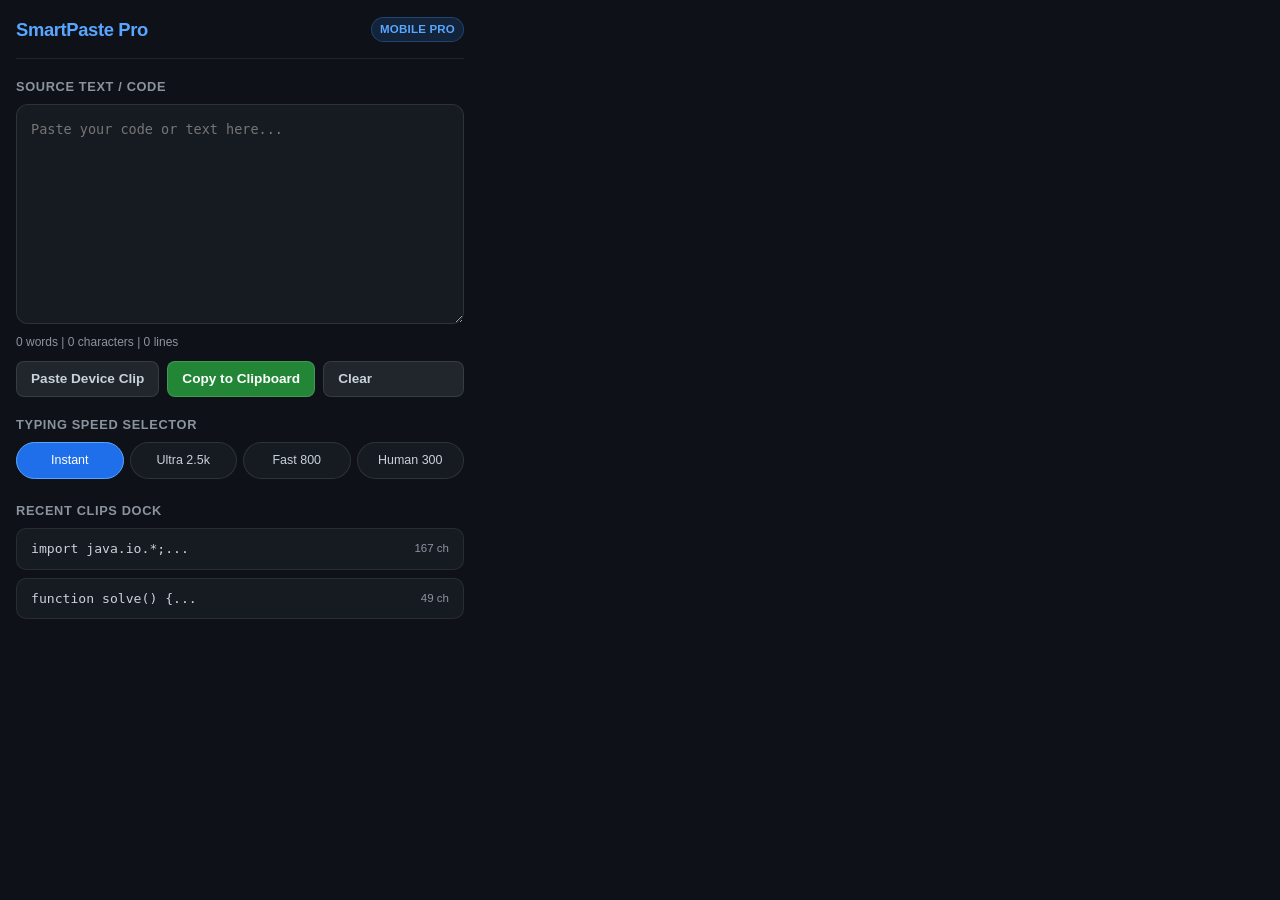
<file: mobile/index.html>
<!DOCTYPE html>
<html lang="en">
<head>
  <meta charset="UTF-8">
  <meta name="viewport" content="width=device-width, initial-scale=1.0, maximum-scale=1.0, user-scalable=no">
  <meta name="theme-color" content="#0e1117">
  <meta name="apple-mobile-web-app-capable" content="yes">
  <meta name="apple-mobile-web-app-status-bar-style" content="black-translucent">
  <title>SmartPaste Pro Mobile</title>
  <link rel="manifest" href="manifest.json">
  <link rel="stylesheet" href="../popup/popup.css">
  <style>
    body {
      margin: 0;
      padding: 16px;
      background: #0e1117;
      color: #e6edf3;
      font-family: -apple-system, BlinkMacSystemFont, "Segoe UI", Roboto, Helvetica, Arial, sans-serif;
      min-height: 100vh;
      box-sizing: border-box;
    }
    .mobile-header {
      display: flex;
      align-items: center;
      justify-content: space-between;
      padding-bottom: 14px;
      border-bottom: 1px solid rgba(255, 255, 255, 0.08);
      margin-bottom: 16px;
    }
    .brand-title {
      font-size: 1.15rem;
      font-weight: 700;
      letter-spacing: -0.02em;
      color: #58a6ff;
    }
    .badge {
      background: rgba(56, 139, 253, 0.15);
      color: #58a6ff;
      font-size: 0.72rem;
      font-weight: 600;
      padding: 3px 8px;
      border-radius: 9999px;
      border: 1px solid rgba(56, 139, 253, 0.3);
    }
    .mobile-editor {
      width: 100%;
      height: 220px;
      background: #161b22;
      color: #f0f6fc;
      border: 1px solid rgba(255, 255, 255, 0.1);
      border-radius: 12px;
      padding: 14px;
      font-family: "SF Mono", Menlo, Consolas, monospace;
      font-size: 13.5px;
      line-height: 1.5;
      box-sizing: border-box;
      resize: vertical;
      outline: none;
    }
    .mobile-editor:focus {
      border-color: #58a6ff;
    }
    .action-row {
      display: flex;
      gap: 8px;
      margin-top: 10px;
      margin-bottom: 16px;
    }
    .btn {
      flex: 1;
      padding: 10px 14px;
      background: #21262d;
      color: #c9d1d9;
      border: 1px solid rgba(255, 255, 255, 0.1);
      border-radius: 8px;
      font-size: 0.85rem;
      font-weight: 600;
      cursor: pointer;
      text-align: center;
      transition: background 0.15s ease;
    }
    .btn:active {
      background: #30363d;
    }
    .btn-primary {
      background: #238636;
      color: #ffffff;
      border-color: rgba(255, 255, 255, 0.15);
    }
    .btn-primary:active {
      background: #2ea043;
    }
    .section-title {
      font-size: 0.8rem;
      font-weight: 700;
      text-transform: uppercase;
      letter-spacing: 0.05em;
      color: #8b949e;
      margin: 18px 0 8px 0;
    }
    .pill-group {
      display: flex;
      gap: 6px;
      overflow-x: auto;
      padding-bottom: 4px;
    }
    .speed-pill {
      flex: 1;
      min-width: 78px;
      padding: 8px 10px;
      background: #161b22;
      border: 1px solid rgba(255, 255, 255, 0.1);
      border-radius: 9999px;
      font-size: 0.78rem;
      text-align: center;
      color: #c9d1d9;
      cursor: pointer;
    }
    .speed-pill.active {
      background: #1f6feb;
      color: #ffffff;
      border-color: #58a6ff;
    }
    .dock-list {
      display: flex;
      flex-direction: column;
      gap: 8px;
      margin-top: 8px;
    }
    .dock-card {
      background: #161b22;
      border: 1px solid rgba(255, 255, 255, 0.08);
      border-radius: 10px;
      padding: 10px 14px;
      cursor: pointer;
      display: flex;
      justify-content: space-between;
      align-items: center;
    }
    .dock-text {
      font-family: monospace;
      font-size: 0.82rem;
      color: #c9d1d9;
      white-space: nowrap;
      overflow: hidden;
      text-overflow: ellipsis;
      max-width: 80%;
    }
    .dock-tag {
      font-size: 0.72rem;
      color: #8b949e;
    }
    .stats-label {
      font-size: 0.75rem;
      color: #8b949e;
      margin-top: 4px;
    }
    .toast-msg {
      position: fixed;
      bottom: 24px;
      left: 50%;
      transform: translateX(-50%);
      background: #238636;
      color: #ffffff;
      padding: 8px 18px;
      border-radius: 9999px;
      font-size: 0.85rem;
      font-weight: 600;
      display: none;
      box-shadow: 0 4px 12px rgba(0,0,0,0.4);
      z-index: 9999;
    }
  </style>
</head>
<body>

  <header class="mobile-header">
    <div class="brand-title">SmartPaste Pro</div>
    <span class="badge">MOBILE PRO</span>
  </header>

  <div class="section-title">Source Text / Code</div>
  <textarea id="mobileEditor" class="mobile-editor" placeholder="Paste your code or text here..."></textarea>
  <div id="editorStats" class="stats-label">0 words | 0 characters | 0 lines</div>

  <div class="action-row">
    <button id="btnPaste" class="btn">Paste Device Clip</button>
    <button id="btnCopy" class="btn btn-primary">Copy to Clipboard</button>
    <button id="btnClear" class="btn">Clear</button>
  </div>

  <div class="section-title">Typing Speed Selector</div>
  <div class="pill-group">
    <div class="speed-pill active" data-speed="instant">Instant</div>
    <div class="speed-pill" data-speed="ultra">Ultra 2.5k</div>
    <div class="speed-pill" data-speed="fast">Fast 800</div>
    <div class="speed-pill" data-speed="human">Human 300</div>
  </div>

  <div class="section-title">Recent Clips Dock</div>
  <div id="dockContainer" class="dock-list"></div>

  <div id="toast" class="toast-msg">Copied!</div>

  <script>
    'use strict';
    const editor = document.getElementById('mobileEditor');
    const stats = document.getElementById('editorStats');
    const toast = document.getElementById('toast');
    const dockContainer = document.getElementById('dockContainer');

    let clips = JSON.parse(localStorage.getItem('smartpaste_clips') || '[]');
    if (clips.length === 0) {
      clips = [
        "import java.io.*;\nimport java.util.*;\n\npublic class Main {\n    public static void main(String[] args) {\n        System.out.println(\"SmartPaste Mobile Active\");\n    }\n}",
        "function solve() {\n  return 'Optimized Output';\n}"
      ];
      localStorage.setItem('smartpaste_clips', JSON.stringify(clips));
    }

    function showToast(msg) {
      toast.textContent = msg;
      toast.style.display = 'block';
      setTimeout(() => { toast.style.display = 'none'; }, 2000);
    }

    function updateStats() {
      const txt = editor.value;
      const chars = txt.length;
      const words = txt.trim() ? txt.trim().split(/\s+/).length : 0;
      const lines = txt ? txt.split('\n').length : 0;
      stats.textContent = `${words} words | ${chars} characters | ${lines} lines`;
    }

    function renderClips() {
      dockContainer.innerHTML = '';
      clips.forEach((c, idx) => {
        const item = document.createElement('div');
        item.className = 'dock-card';
        const line = c.split('\n')[0].substring(0, 45);
        item.innerHTML = `<span class="dock-text">${line}...</span><span class="dock-tag">${c.length} ch</span>`;
        item.onclick = () => {
          editor.value = c;
          updateStats();
          showToast('Clip loaded into editor');
        };
        dockContainer.appendChild(item);
      });
    }

    function saveClip(text) {
      if (!text || !text.trim()) return;
      const trimmed = text.trim();
      clips = clips.filter(c => c !== trimmed);
      clips.unshift(trimmed);
      if (clips.length > 20) clips.pop();
      localStorage.setItem('smartpaste_clips', JSON.stringify(clips));
      renderClips();
    }

    editor.addEventListener('input', updateStats);

    document.getElementById('btnPaste').addEventListener('click', async () => {
      try {
        const t = await navigator.clipboard.readText();
        if (t) {
          editor.value = t;
          updateStats();
          saveClip(t);
          showToast('Pasted from clipboard');
        }
      } catch (err) {
        showToast('Clipboard access denied');
      }
    });

    document.getElementById('btnCopy').addEventListener('click', async () => {
      if (!editor.value) return;
      try {
        await navigator.clipboard.writeText(editor.value);
        saveClip(editor.value);
        showToast('Copied to clipboard');
      } catch (err) {
        showToast('Failed to copy');
      }
    });

    document.getElementById('btnClear').addEventListener('click', () => {
      editor.value = '';
      updateStats();
    });

    document.querySelectorAll('.speed-pill').forEach(pill => {
      pill.addEventListener('click', () => {
        document.querySelectorAll('.speed-pill').forEach(p => p.classList.remove('active'));
        pill.classList.add('active');
        showToast(`Speed: ${pill.textContent}`);
      });
    });

    renderClips();
    updateStats();

    if ('serviceWorker' in navigator) {
      navigator.serviceWorker.register('sw.js').catch(() => {});
    }
  </script>
</body>
</html>
</file>
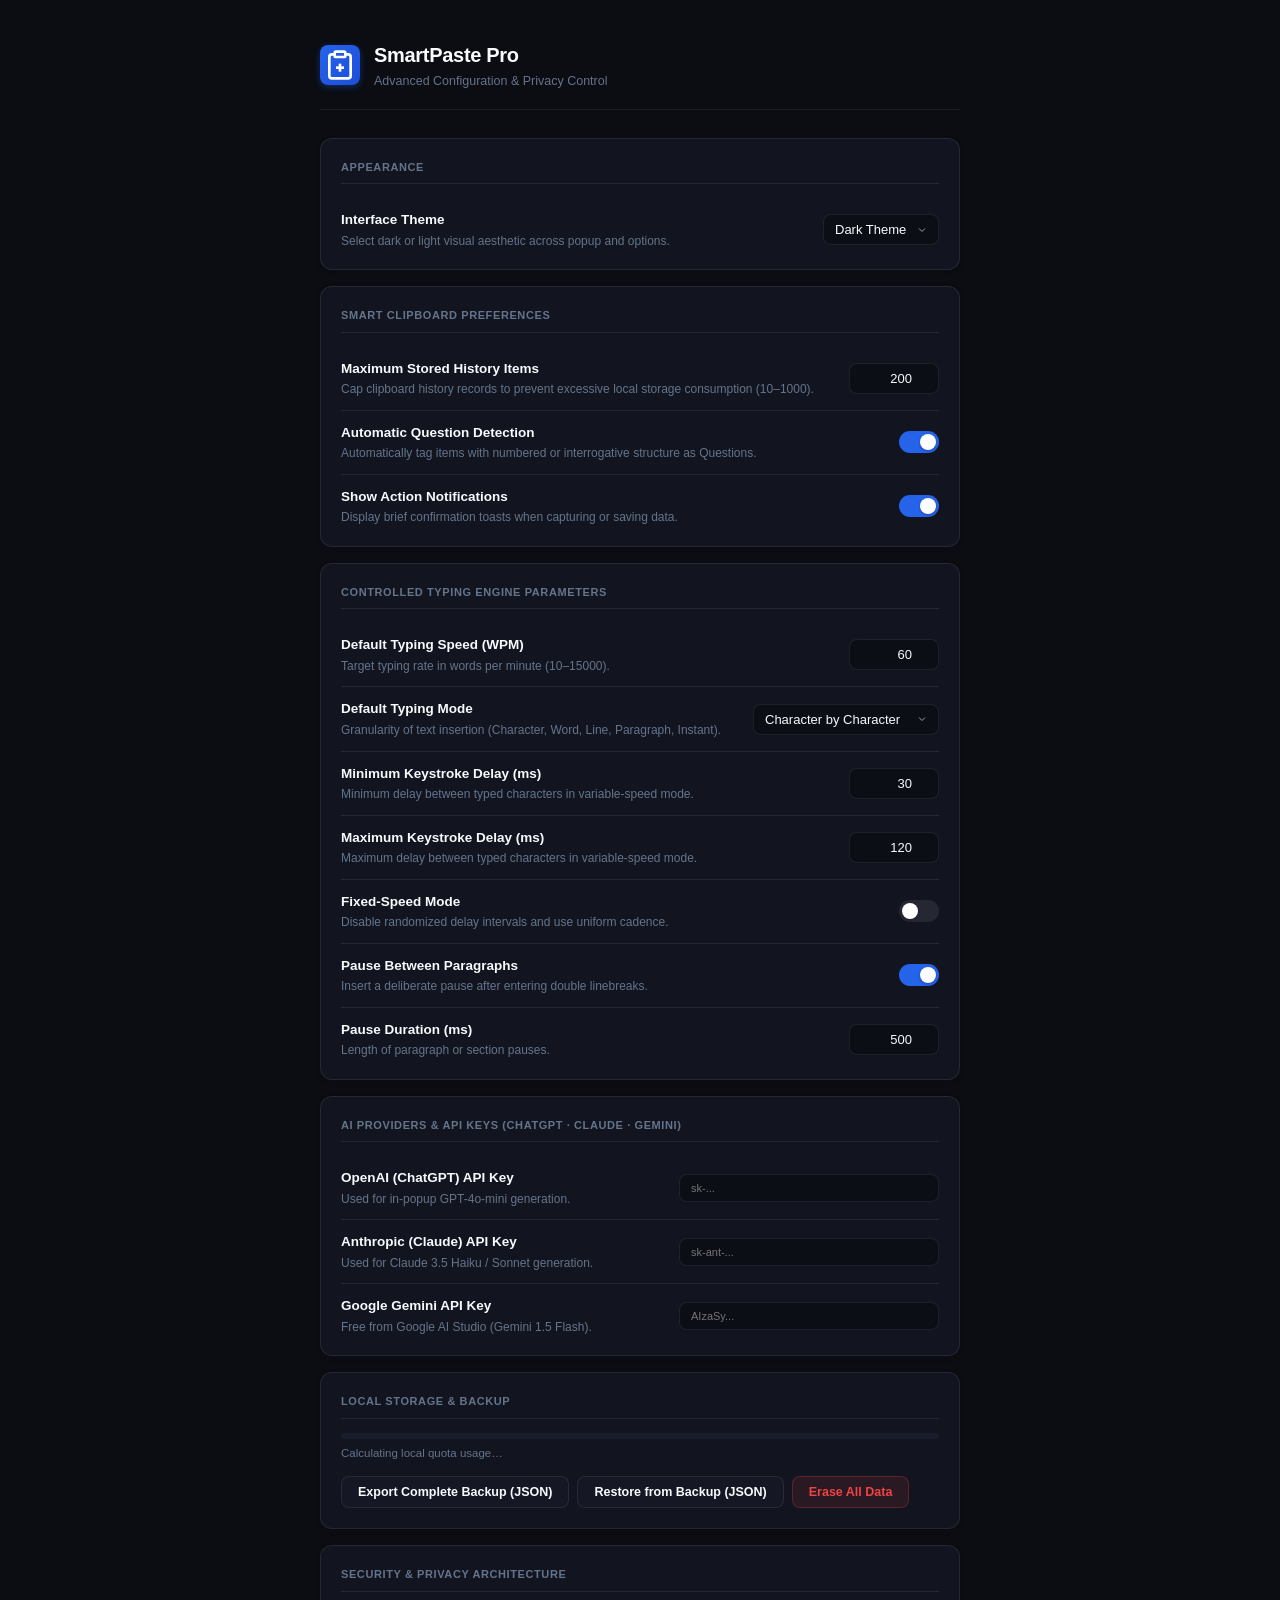
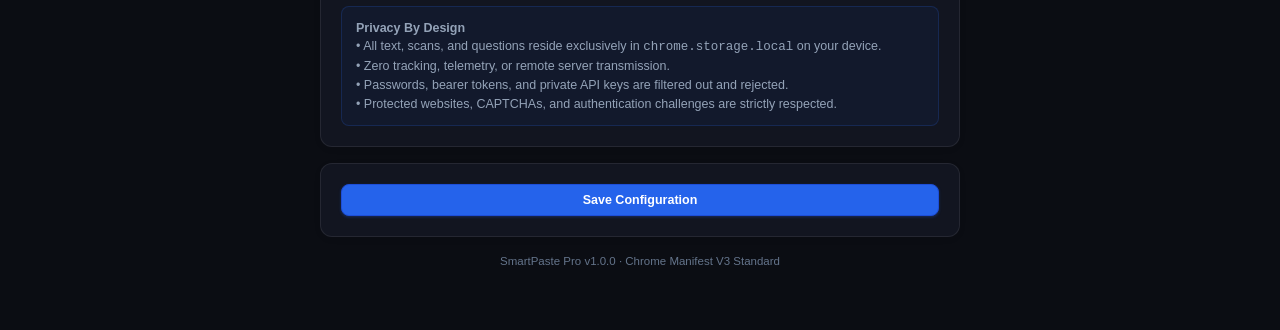
<file: options/options.html>
<!DOCTYPE html>
<html lang="en" data-theme="dark">
<head>
  <meta charset="UTF-8">
  <meta name="viewport" content="width=device-width, initial-scale=1.0">
  <title>SmartPaste Pro – Settings</title>
  <link rel="stylesheet" href="options.css">
</head>
<body>
  <div class="container">
    <header>
      <div class="brand-icon">
        <svg width="32" height="32" viewBox="0 0 24 24" fill="none" stroke="currentColor" stroke-width="2">
          <path d="M16 4h2a2 2 0 0 1 2 2v14a2 2 0 0 1-2 2H6a2 2 0 0 1-2-2V6a2 2 0 0 1 2-2h2"/>
          <rect x="8" y="2" width="8" height="4" rx="1" ry="1"/>
          <line x1="12" y1="11" x2="12" y2="17"/>
          <line x1="9" y1="14" x2="15" y2="14"/>
        </svg>
      </div>
      <div>
        <h1>SmartPaste Pro</h1>
        <div class="subtitle">Advanced Configuration & Privacy Control</div>
      </div>
    </header>

    <!-- Appearance -->
    <div class="card">
      <div class="card-header">Appearance</div>
      <div class="setting-row">
        <div class="setting-info">
          <div class="setting-label">Interface Theme</div>
          <div class="setting-desc">Select dark or light visual aesthetic across popup and options.</div>
        </div>
        <select class="select" id="theme">
          <option value="dark">Dark Theme</option>
          <option value="light">Light Theme</option>
        </select>
      </div>
    </div>

    <!-- Smart Clipboard Settings -->
    <div class="card">
      <div class="card-header">Smart Clipboard Preferences</div>
      <div class="setting-row">
        <div class="setting-info">
          <div class="setting-label">Maximum Stored History Items</div>
          <div class="setting-desc">Cap clipboard history records to prevent excessive local storage consumption (10–1000).</div>
        </div>
        <input type="number" class="input input--sm" id="maxItems" value="200" min="10" max="1000">
      </div>
      <div class="setting-row">
        <div class="setting-info">
          <div class="setting-label">Automatic Question Detection</div>
          <div class="setting-desc">Automatically tag items with numbered or interrogative structure as Questions.</div>
        </div>
        <label class="toggle">
          <input type="checkbox" id="autoDetect" checked>
          <span class="toggle-slider"></span>
        </label>
      </div>
      <div class="setting-row">
        <div class="setting-info">
          <div class="setting-label">Show Action Notifications</div>
          <div class="setting-desc">Display brief confirmation toasts when capturing or saving data.</div>
        </div>
        <label class="toggle">
          <input type="checkbox" id="showNotifications" checked>
          <span class="toggle-slider"></span>
        </label>
      </div>
    </div>

    <!-- Controlled Typing Engine Configuration -->
    <div class="card">
      <div class="card-header">Controlled Typing Engine Parameters</div>
      <div class="setting-row">
        <div class="setting-info">
          <div class="setting-label">Default Typing Speed (WPM)</div>
          <div class="setting-desc">Target typing rate in words per minute (10–15000).</div>
        </div>
        <input type="number" class="input input--sm" id="typingSpeed" value="60" min="10" max="15000" step="50">
      </div>
      <div class="setting-row">
        <div class="setting-info">
          <div class="setting-label">Default Typing Mode</div>
          <div class="setting-desc">Granularity of text insertion (Character, Word, Line, Paragraph, Instant).</div>
        </div>
        <select class="select" id="typingMode">
          <option value="character">Character by Character</option>
          <option value="word">Word by Word</option>
          <option value="line">Line by Line</option>
          <option value="paragraph">Paragraph by Paragraph</option>
          <option value="instant">Instant (0 ms)</option>
        </select>
      </div>
      <div class="setting-row">
        <div class="setting-info">
          <div class="setting-label">Minimum Keystroke Delay (ms)</div>
          <div class="setting-desc">Minimum delay between typed characters in variable-speed mode.</div>
        </div>
        <input type="number" class="input input--sm" id="minDelay" value="30" min="0" max="2000">
      </div>
      <div class="setting-row">
        <div class="setting-info">
          <div class="setting-label">Maximum Keystroke Delay (ms)</div>
          <div class="setting-desc">Maximum delay between typed characters in variable-speed mode.</div>
        </div>
        <input type="number" class="input input--sm" id="maxDelay" value="120" min="0" max="5000">
      </div>
      <div class="setting-row">
        <div class="setting-info">
          <div class="setting-label">Fixed-Speed Mode</div>
          <div class="setting-desc">Disable randomized delay intervals and use uniform cadence.</div>
        </div>
        <label class="toggle">
          <input type="checkbox" id="fixedSpeed">
          <span class="toggle-slider"></span>
        </label>
      </div>
      <div class="setting-row">
        <div class="setting-info">
          <div class="setting-label">Pause Between Paragraphs</div>
          <div class="setting-desc">Insert a deliberate pause after entering double linebreaks.</div>
        </div>
        <label class="toggle">
          <input type="checkbox" id="pauseAfterParagraph" checked>
          <span class="toggle-slider"></span>
        </label>
      </div>
      <div class="setting-row">
        <div class="setting-info">
          <div class="setting-label">Pause Duration (ms)</div>
          <div class="setting-desc">Length of paragraph or section pauses.</div>
        </div>
        <input type="number" class="input input--sm" id="pauseDuration" value="500" min="0" max="10000">
      </div>
    </div>

    <!-- AI Provider Integrations -->
    <div class="card">
      <div class="card-header">AI Providers & API Keys (ChatGPT · Claude · Gemini)</div>
      <div class="setting-row">
        <div class="setting-info">
          <div class="setting-label">OpenAI (ChatGPT) API Key</div>
          <div class="setting-desc">Used for in-popup GPT-4o-mini generation.</div>
        </div>
        <input type="password" class="input input--key" id="keyChatGPT" placeholder="sk-...">
      </div>
      <div class="setting-row">
        <div class="setting-info">
          <div class="setting-label">Anthropic (Claude) API Key</div>
          <div class="setting-desc">Used for Claude 3.5 Haiku / Sonnet generation.</div>
        </div>
        <input type="password" class="input input--key" id="keyClaude" placeholder="sk-ant-...">
      </div>
      <div class="setting-row">
        <div class="setting-info">
          <div class="setting-label">Google Gemini API Key</div>
          <div class="setting-desc">Free from Google AI Studio (Gemini 1.5 Flash).</div>
        </div>
        <input type="password" class="input input--key" id="keyGemini" placeholder="AIzaSy...">
      </div>
    </div>

    <!-- Data Management -->
    <div class="card">
      <div class="card-header">Local Storage & Backup</div>
      <div class="storage-wrap">
        <div class="storage-bar" id="storageBar" style="width:0%"></div>
      </div>
      <div class="storage-label" id="storageLabel">Calculating local quota usage…</div>
      <div class="btn-group">
        <button class="btn btn--secondary" id="exportBtn">Export Complete Backup (JSON)</button>
        <button class="btn btn--secondary" id="importBtn">Restore from Backup (JSON)</button>
        <button class="btn btn--danger" id="clearBtn">Erase All Data</button>
      </div>
      <input type="file" id="importFile" accept=".json" style="display:none">
    </div>

    <!-- Privacy & Security -->
    <div class="card">
      <div class="card-header">Security & Privacy Architecture</div>
      <div class="privacy-box">
        <strong>Privacy By Design</strong><br>
        • All text, scans, and questions reside exclusively in <code>chrome.storage.local</code> on your device.<br>
        • Zero tracking, telemetry, or remote server transmission.<br>
        • Passwords, bearer tokens, and private API keys are filtered out and rejected.<br>
        • Protected websites, CAPTCHAs, and authentication challenges are strictly respected.
      </div>
    </div>

    <div class="card">
      <button class="btn btn--primary" id="saveBtn" style="width:100%;justify-content:center;">Save Configuration</button>
    </div>

    <div class="footer-note">
      SmartPaste Pro v1.0.0 · Chrome Manifest V3 Standard
    </div>
  </div>

  <div class="toast" id="toast"></div>

  <script src="options.js"></script>
</body>
</html>
</file>
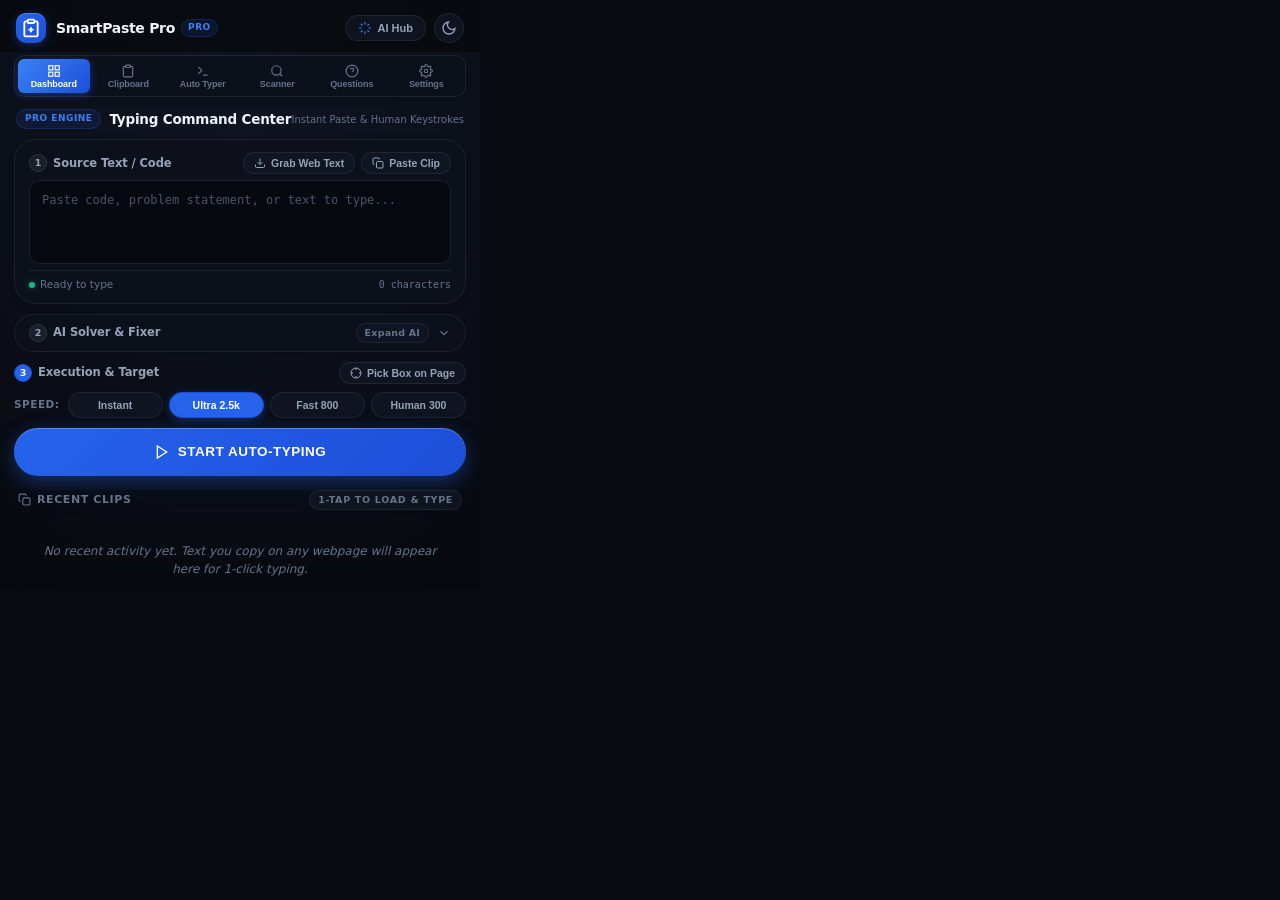
<file: popup/popup.html>
<!DOCTYPE html>
<html lang="en" data-theme="dark">
<head>
  <meta charset="UTF-8">
  <meta name="viewport" content="width=device-width, initial-scale=1.0">
  <title>SmartPaste Pro</title>
  <link rel="stylesheet" href="popup.css">
</head>
<body>
  <div class="app-container">
    <!-- Header -->
    <header class="app-header">
      <div class="header-brand">
        <div class="brand-icon">
          <svg width="20" height="20" viewBox="0 0 24 24" fill="none" stroke="currentColor" stroke-width="2">
            <path d="M16 4h2a2 2 0 0 1 2 2v14a2 2 0 0 1-2 2H6a2 2 0 0 1-2-2V6a2 2 0 0 1 2-2h2"/>
            <rect x="8" y="2" width="8" height="4" rx="1" ry="1"/>
            <line x1="12" y1="11" x2="12" y2="17"/>
            <line x1="9" y1="14" x2="15" y2="14"/>
          </svg>
        </div>
        <span class="brand-name">SmartPaste Pro</span>
      </div>
      <div class="header-right-actions">
        <button class="ai-hub-header-btn" id="headerAIBtn" title="AI Assistant (ChatGPT · Claude · Gemini)">
          <svg width="14" height="14" viewBox="0 0 24 24" fill="none" stroke="currentColor" stroke-width="2">
            <path d="M12 2v4M12 18v4M4.93 4.93l2.83 2.83M16.24 16.24l2.83 2.83M2 12h4M18 12h4M4.93 19.07l2.83-2.83M16.24 7.76l2.83-2.83"/>
          </svg>
          <span>AI Hub</span>
        </button>
        <button class="theme-toggle" id="themeToggle" title="Toggle theme">
          <svg class="icon-moon" width="16" height="16" viewBox="0 0 24 24" fill="none" stroke="currentColor" stroke-width="2">
            <path d="M21 12.79A9 9 0 1 1 11.21 3 7 7 0 0 0 21 12.79z"/>
          </svg>
          <svg class="icon-sun" width="16" height="16" viewBox="0 0 24 24" fill="none" stroke="currentColor" stroke-width="2" style="display:none">
            <circle cx="12" cy="12" r="5"/><line x1="12" y1="1" x2="12" y2="3"/><line x1="12" y1="21" x2="12" y2="23"/>
            <line x1="4.22" y1="4.22" x2="5.64" y2="5.64"/><line x1="18.36" y1="18.36" x2="19.78" y2="19.78"/>
            <line x1="1" y1="12" x2="3" y2="12"/><line x1="21" y1="12" x2="23" y2="12"/>
            <line x1="4.22" y1="19.78" x2="5.64" y2="18.36"/><line x1="18.36" y1="5.64" x2="19.78" y2="4.22"/>
          </svg>
        </button>
      </div>
    </header>

    <!-- Navigation -->
    <nav class="app-nav">
      <button class="nav-btn active" data-section="dashboard">
        <svg width="16" height="16" viewBox="0 0 24 24" fill="none" stroke="currentColor" stroke-width="2">
          <rect x="3" y="3" width="7" height="7"/><rect x="14" y="3" width="7" height="7"/>
          <rect x="14" y="14" width="7" height="7"/><rect x="3" y="14" width="7" height="7"/>
        </svg>
        <span>Dashboard</span>
      </button>
      <button class="nav-btn" data-section="clipboard">
        <svg width="16" height="16" viewBox="0 0 24 24" fill="none" stroke="currentColor" stroke-width="2">
          <path d="M16 4h2a2 2 0 0 1 2 2v14a2 2 0 0 1-2 2H6a2 2 0 0 1-2-2V6a2 2 0 0 1 2-2h2"/>
          <rect x="8" y="2" width="8" height="4" rx="1" ry="1"/>
        </svg>
        <span>Clipboard</span>
      </button>
      <button class="nav-btn" data-section="typing">
        <svg width="16" height="16" viewBox="0 0 24 24" fill="none" stroke="currentColor" stroke-width="2">
          <polyline points="4 17 10 11 4 5"/><line x1="12" y1="19" x2="20" y2="19"/>
        </svg>
        <span>Auto Typer</span>
      </button>
      <button class="nav-btn" data-section="scanner">
        <svg width="16" height="16" viewBox="0 0 24 24" fill="none" stroke="currentColor" stroke-width="2">
          <circle cx="11" cy="11" r="8"/><line x1="21" y1="21" x2="16.65" y2="16.65"/>
        </svg>
        <span>Scanner</span>
      </button>
      <button class="nav-btn" data-section="questions">
        <svg width="16" height="16" viewBox="0 0 24 24" fill="none" stroke="currentColor" stroke-width="2">
          <circle cx="12" cy="12" r="10"/>
          <path d="M9.09 9a3 3 0 0 1 5.83 1c0 2-3 3-3 3"/><line x1="12" y1="17" x2="12.01" y2="17"/>
        </svg>
        <span>Questions</span>
      </button>
      <button class="nav-btn" data-section="settings">
        <svg width="16" height="16" viewBox="0 0 24 24" fill="none" stroke="currentColor" stroke-width="2">
          <circle cx="12" cy="12" r="3"/>
          <path d="M19.4 15a1.65 1.65 0 0 0 .33 1.82l.06.06a2 2 0 0 1 0 2.83 2 2 0 0 1-2.83 0l-.06-.06a1.65 1.65 0 0 0-1.82-.33 1.65 1.65 0 0 0-1 1.51V21a2 2 0 0 1-2 2 2 2 0 0 1-2-2v-.09A1.65 1.65 0 0 0 9 19.4a1.65 1.65 0 0 0-1.82.33l-.06.06a2 2 0 0 1-2.83 0 2 2 0 0 1 0-2.83l.06-.06A1.65 1.65 0 0 0 4.68 15a1.65 1.65 0 0 0-1.51-1H3a2 2 0 0 1-2-2 2 2 0 0 1 2-2h.09A1.65 1.65 0 0 0 4.6 9a1.65 1.65 0 0 0-.33-1.82l-.06-.06a2 2 0 0 1 0-2.83 2 2 0 0 1 2.83 0l.06.06A1.65 1.65 0 0 0 9 4.68a1.65 1.65 0 0 0 1-1.51V3a2 2 0 0 1 2-2 2 2 0 0 1 2 2v.09a1.65 1.65 0 0 0 1 1.51 1.65 1.65 0 0 0 1.82-.33l.06-.06a2 2 0 0 1 2.83 0 2 2 0 0 1 0 2.83l-.06.06A1.65 1.65 0 0 0 19.4 9a1.65 1.65 0 0 0 1.51 1H21a2 2 0 0 1 2 2 2 2 0 0 1-2 2h-.09a1.65 1.65 0 0 0-1.51 1z"/>
        </svg>
        <span>Settings</span>
      </button>
    </nav>

    <!-- Main Content -->
    <main class="app-main">

      <!-- ─── DASHBOARD ─── -->
      <section class="section active" id="section-dashboard">
        <!-- ─── 1-CLICK MAGIC WORKFLOW ─── -->
        <div class="easy-flow-card">
          <div class="easy-flow-header">
            <div class="easy-flow-title">
              <span class="easy-flow-badge">PRO ENGINE</span>
              <h3>Typing Command Center</h3>
            </div>
            <span class="easy-flow-hint">Instant Paste &amp; Human Keystrokes</span>
          </div>

          <!-- STEP 1: INPUT -->
          <div class="easy-step easy-step--editor-card">
            <div class="easy-step-top">
              <div class="easy-step-label">
                <span class="easy-step-num easy-step-num--1">1</span>
                <span class="easy-step-heading">Source Text / Code</span>
              </div>
              <div class="easy-step-tools">
                <button type="button" class="btn-step-tool btn-step-tool--grab" id="easyGrabBtn" title="Grab question or selected text from webpage">
                  <svg width="12" height="12" viewBox="0 0 24 24" fill="none" stroke="currentColor" stroke-width="2">
                    <path d="M21 15v4a2 2 0 0 1-2 2H5a2 2 0 0 1-2-2v-4"/><polyline points="7 10 12 15 17 10"/><line x1="12" y1="15" x2="12" y2="3"/>
                  </svg>
                  <span>Grab Web Text</span>
                </button>
                <button type="button" class="btn-step-tool btn-step-tool--paste" id="easyPasteClipBtn" title="Paste text from clipboard">
                  <svg width="12" height="12" viewBox="0 0 24 24" fill="none" stroke="currentColor" stroke-width="2">
                    <rect x="9" y="9" width="13" height="13" rx="2" ry="2"/><path d="M5 15H4a2 2 0 0 1-2-2V4a2 2 0 0 1 2-2h9a2 2 0 0 1 2 2v1"/>
                  </svg>
                  <span>Paste Clip</span>
                </button>
                <button type="button" class="btn-step-tool btn-step-tool--clear" id="easyClearBtn" title="Clear text" style="display:none">
                  <span>Clear</span>
                </button>
              </div>
            </div>
            <textarea class="textarea easy-flow-textarea" id="easyTextInput" placeholder="Paste code, problem statement, or text to type..." rows="3"></textarea>
            <div class="editor-status-bar">
              <span class="editor-live-status"><span class="status-dot"></span> Ready to type</span>
              <span class="editor-char-counter" id="easyCharCount">0 characters</span>
            </div>
          </div>

          <!-- STEP 2: AI (OPTIONAL) -->
          <div class="easy-step easy-step--collapsible" id="easyStepAI">
            <div class="easy-step-top easy-step-toggle" id="easyAiToggleBtn" title="Click to show or hide AI Solver">
              <div class="easy-step-label">
                <span class="easy-step-num easy-step-num--2">2</span>
                <span class="easy-step-heading">AI Solver &amp; Fixer</span>
              </div>
              <div class="easy-step-right-tools">
                <span class="easy-ai-status-pill" id="easyAiStatusPill">Expand AI</span>
                <svg class="easy-chevron" id="easyAiChevron" width="14" height="14" viewBox="0 0 24 24" fill="none" stroke="currentColor" stroke-width="2">
                  <polyline points="6 9 12 15 18 9"/>
                </svg>
              </div>
            </div>
            <div class="easy-ai-body" id="easyAiBody" style="display:none">
              <div class="easy-ai-providers-row">
                <span class="easy-ai-label">Select AI:</span>
                <div class="easy-ai-providers">
                  <button type="button" class="easy-provider-pill active" data-provider="gemini">Gemini</button>
                  <button type="button" class="easy-provider-pill" data-provider="chatgpt">ChatGPT</button>
                  <button type="button" class="easy-provider-pill" data-provider="claude">Claude</button>
                </div>
              </div>
              <div class="easy-ai-actions">
                <button type="button" class="btn-easy-ai" id="easyAiSolveBtn">
                  <svg width="13" height="13" viewBox="0 0 24 24" fill="none" stroke="currentColor" stroke-width="2">
                    <path d="M12 2v4M12 18v4M4.93 4.93l2.83 2.83M16.24 16.24l2.83 2.83M2 12h4M18 12h4M4.93 19.07l2.83-2.83M16.24 7.76l2.83-2.83"/>
                  </svg>
                  <span>Solve / Optimize Code</span>
                </button>
                <button type="button" class="btn-easy-ai-web" id="easyAiWebBtn" title="Open AI web portal in new tab">
                  <span>Open Web</span>
                </button>
              </div>
              <div class="easy-ai-key-inline" id="easyAiKeyInline" style="display:none">
                <input type="password" class="input input--sm" id="easyInlineKeyInput" placeholder="Paste Gemini API key (AQ... or AIza...)">
                <button type="button" class="btn btn--sm btn--primary" id="easySaveInlineKeyBtn">Save Key</button>
              </div>
              <div class="easy-ai-result-box" id="easyAiResultBox" style="display:none">
                <div class="easy-ai-result-bar">
                  <span class="badge badge--code" id="easyAiProviderTag">Gemini</span>
                  <div class="header-actions">
                    <button type="button" class="clip-btn clip-btn--primary" id="easyUseAiResultBtn">Use for Typing</button>
                    <button type="button" class="clip-btn" id="easyCopyAiBtn">Copy</button>
                  </div>
                </div>
                <div class="easy-ai-result-text" id="easyAiResultText"></div>
              </div>
            </div>
          </div>

          <!-- STEP 3: TYPE -->
          <div class="easy-step easy-step--final">
            <div class="easy-step-top">
              <div class="easy-step-label">
                <span class="easy-step-num easy-step-num--3 easy-step-num--glow">3</span>
                <span class="easy-step-heading">Execution &amp; Target</span>
              </div>
              <button type="button" class="btn-step-tool btn-step-tool--pick" id="easyPickTargetBtn" title="Click any input box or editor on the webpage to target it">
                <svg width="12" height="12" viewBox="0 0 24 24" fill="none" stroke="currentColor" stroke-width="2">
                  <circle cx="12" cy="12" r="10"/>
                  <line x1="22" y1="12" x2="18" y2="12"/><line x1="6" y1="12" x2="2" y2="12"/>
                  <line x1="12" y1="6" x2="12" y2="2"/><line x1="12" y1="22" x2="12" y2="18"/>
                </svg>
                <span>Pick Box on Page</span>
              </button>
            </div>
            <div class="easy-speed-selector">
              <span class="easy-speed-title">Speed:</span>
              <div class="easy-speed-grid">
                <button type="button" class="easy-speed-btn" data-speed="instant" data-mode="instant">Instant</button>
                <button type="button" class="easy-speed-btn active" data-speed="2500" data-mode="character">Ultra 2.5k</button>
                <button type="button" class="easy-speed-btn" data-speed="800" data-mode="character">Fast 800</button>
                <button type="button" class="easy-speed-btn" data-speed="300" data-mode="character">Human 300</button>
              </div>
            </div>
            <div class="easy-start-actions">
              <button type="button" class="btn-easy-start" id="easyStartTypingBtn">
                <svg width="16" height="16" viewBox="0 0 24 24" fill="none" stroke="currentColor" stroke-width="2">
                  <polygon points="5 3 19 12 5 21 5 3"/>
                </svg>
                <span>START AUTO-TYPING</span>
              </button>
              <button type="button" class="btn-easy-stop" id="easyStopTypingBtn" style="display:none">
                <svg width="15" height="15" viewBox="0 0 24 24" fill="none" stroke="currentColor" stroke-width="2">
                  <rect x="6" y="6" width="12" height="12" rx="2" ry="2"/>
                </svg>
                <span>STOP</span>
              </button>
            </div>
            <div class="easy-progress-bar-wrap" id="easyProgressWrap" style="display:none">
              <div class="easy-progress-track">
                <div class="easy-progress-bar" id="easyProgressBar"></div>
              </div>
              <div class="easy-progress-meta">
                <span id="easyProgressStatus">Typing in progress...</span>
                <span id="easyProgressPercent">0%</span>
              </div>
            </div>
          </div>
        </div>

        <!-- Collapsible / Mini Guide -->
        <div class="card guide-card">
          <div class="card-header guide-header">
            <span>Quick Guide</span>
            <span class="badge badge--code">Easy</span>
          </div>
          <div class="guide-steps">
            <div class="guide-item">
              <span class="guide-dot">1</span>
              <span>Click into your code editor or input box on the page first.</span>
            </div>
            <div class="guide-item">
              <span class="guide-dot">2</span>
              <span>Open SmartPaste Pro, paste code or ask AI to solve it.</span>
            </div>
            <div class="guide-item">
              <span class="guide-dot">3</span>
              <span>Click <strong>START AUTO-TYPING</strong>. It auto-types into your editor!</span>
            </div>
          </div>
        </div>

        <div class="stats-grid">
          <div class="stat-card">
            <div class="stat-icon stat-icon--blue">
              <svg width="20" height="20" viewBox="0 0 24 24" fill="none" stroke="currentColor" stroke-width="2">
                <path d="M16 4h2a2 2 0 0 1 2 2v14a2 2 0 0 1-2 2H6a2 2 0 0 1-2-2V6a2 2 0 0 1 2-2h2"/><rect x="8" y="2" width="8" height="4" rx="1" ry="1"/>
              </svg>
            </div>
            <div class="stat-info">
              <div class="stat-value" id="stat-saved">0</div>
              <div class="stat-label">Saved Items</div>
            </div>
          </div>
          <div class="stat-card">
            <div class="stat-icon stat-icon--green">
              <svg width="20" height="20" viewBox="0 0 24 24" fill="none" stroke="currentColor" stroke-width="2">
                <circle cx="11" cy="11" r="8"/><line x1="21" y1="21" x2="16.65" y2="16.65"/>
              </svg>
            </div>
            <div class="stat-info">
              <div class="stat-value" id="stat-scanned">0</div>
              <div class="stat-label">Pages Scanned</div>
            </div>
          </div>
          <div class="stat-card">
            <div class="stat-icon stat-icon--purple">
              <svg width="20" height="20" viewBox="0 0 24 24" fill="none" stroke="currentColor" stroke-width="2">
                <circle cx="12" cy="12" r="10"/>
                <path d="M9.09 9a3 3 0 0 1 5.83 1c0 2-3 3-3 3"/><line x1="12" y1="17" x2="12.01" y2="17"/>
              </svg>
            </div>
            <div class="stat-info">
              <div class="stat-value" id="stat-questions">0</div>
              <div class="stat-label">Questions</div>
            </div>
          </div>
          <div class="stat-card">
            <div class="stat-icon stat-icon--orange">
              <svg width="20" height="20" viewBox="0 0 24 24" fill="none" stroke="currentColor" stroke-width="2">
                <polyline points="4 17 10 11 4 5"/><line x1="12" y1="19" x2="20" y2="19"/>
              </svg>
            </div>
            <div class="stat-info">
              <div class="stat-value" id="stat-typing">0</div>
              <div class="stat-label">Typing Sessions</div>
            </div>
          </div>
        </div>

        <div class="card quick-actions-card" id="quickActionsCard">
          <div class="quick-actions">
            <button class="action-btn action-btn--primary" id="qa-captureClipboard">
              <svg width="16" height="16" viewBox="0 0 24 24" fill="none" stroke="currentColor" stroke-width="2">
                <rect x="9" y="9" width="13" height="13" rx="2" ry="2"/>
                <path d="M5 15H4a2 2 0 0 1-2-2V4a2 2 0 0 1 2-2h9a2 2 0 0 1 2 2v1"/>
              </svg>
              Capture Clipboard
            </button>
            <button class="action-btn action-btn--secondary" id="qa-scanPage">
              <svg width="16" height="16" viewBox="0 0 24 24" fill="none" stroke="currentColor" stroke-width="2">
                <circle cx="11" cy="11" r="8"/><line x1="21" y1="21" x2="16.65" y2="16.65"/>
              </svg>
              Scan Page
            </button>
            <button class="action-btn action-btn--secondary" id="qa-extractQuestions">
              <svg width="16" height="16" viewBox="0 0 24 24" fill="none" stroke="currentColor" stroke-width="2">
                <circle cx="12" cy="12" r="10"/><path d="M9.09 9a3 3 0 0 1 5.83 1c0 2-3 3-3 3"/><line x1="12" y1="17" x2="12.01" y2="17"/>
              </svg>
              Extract Questions
            </button>
            <button class="action-btn action-btn--secondary" id="qa-openTyping">
              <svg width="16" height="16" viewBox="0 0 24 24" fill="none" stroke="currentColor" stroke-width="2">
                <polyline points="4 17 10 11 4 5"/><line x1="12" y1="19" x2="20" y2="19"/>
              </svg>
              Open Typing Engine
            </button>
          </div>
        </div>

        <div class="card ai-card" id="aiAssistantCard">
          <div class="card-header">
            <span>AI Intelligence Hub</span>
            <span class="badge badge--code" id="activeAIProviderLabel">ChatGPT · Claude · Gemini</span>
          </div>
          <div class="ai-provider-selector">
            <button type="button" class="ai-provider-pill active" data-ai-provider="gemini">Gemini</button>
            <button type="button" class="ai-provider-pill" data-ai-provider="chatgpt">ChatGPT</button>
            <button type="button" class="ai-provider-pill" data-ai-provider="claude">Claude</button>
          </div>
          <div class="ai-prompt-box">
            <textarea class="textarea ai-textarea" id="aiPrompt" placeholder="Ask AI to solve a question, summarize, or fix code..." rows="3"></textarea>
          </div>
          <div class="ai-quick-prompts">
            <button type="button" class="ai-chip" data-ai-task="solve">Solve Question</button>
            <button type="button" class="ai-chip" data-ai-task="explain">Explain Code</button>
            <button type="button" class="ai-chip" data-ai-task="summarize">Summarize</button>
            <button type="button" class="ai-chip" data-ai-task="humanize">Humanize</button>
          </div>
          <div class="ai-actions-row">
            <button type="button" class="btn btn--primary" id="aiRunBtn">
              <svg width="13" height="13" viewBox="0 0 24 24" fill="none" stroke="currentColor" stroke-width="2"><polygon points="5 3 19 12 5 21 5 3"/></svg>
              Generate
            </button>
            <button type="button" class="btn btn--secondary btn--sm" id="aiWebBtn" title="Open selected provider in web browser">
              Open Web
            </button>
            <button type="button" class="btn btn--secondary btn--sm" id="aiLoadClipBtn" title="Load latest clipboard into prompt">
              Load Clip
            </button>
          </div>
          <div class="ai-response-wrap" id="aiResponseWrap" style="display:none">
            <div class="ai-response-header">
              <span class="ai-response-badge" id="aiProviderBadge">AI Result</span>
              <div class="header-actions">
                <button type="button" class="clip-btn clip-btn--primary" id="aiCopyBtn">Copy</button>
                <button type="button" class="clip-btn" id="aiSendToTypingBtn">&#8594; Typing</button>
                <button type="button" class="clip-btn" id="aiSaveClipBtn">Save</button>
              </div>
            </div>
            <div class="ai-response-content" id="aiResponseContent"></div>
          </div>
        </div>

        <div class="card recent-activity-card" id="recentActivity">
          <div class="card-header recent-activity-header">
            <div class="recent-title-group">
              <svg width="13" height="13" viewBox="0 0 24 24" fill="none" stroke="currentColor" stroke-width="2">
                <rect x="9" y="9" width="13" height="13" rx="2" ry="2"/>
                <path d="M5 15H4a2 2 0 0 1-2-2V4a2 2 0 0 1 2-2h9a2 2 0 0 1 2 2v1"/>
              </svg>
              <span>Recent Clips</span>
            </div>
            <span class="recent-hint">1-tap to load &amp; type</span>
          </div>
          <div class="activity-list" id="activityList">
            <div class="empty-state">No recent activity yet. Text you copy on any webpage will appear here for 1-click typing.</div>
          </div>
        </div>
      </section>

      <!-- ─── CLIPBOARD ─── -->
      <section class="section" id="section-clipboard">
        <div class="section-header">
          <h2>Smart Clipboard</h2>
          <div class="header-actions">
            <button class="icon-btn" id="captureClipboardBtn" title="Capture current clipboard">
              <svg width="16" height="16" viewBox="0 0 24 24" fill="none" stroke="currentColor" stroke-width="2">
                <rect x="9" y="9" width="13" height="13" rx="2" ry="2"/>
                <path d="M5 15H4a2 2 0 0 1-2-2V4a2 2 0 0 1 2-2h9a2 2 0 0 1 2 2v1"/>
              </svg>
            </button>
            <button class="icon-btn icon-btn--danger" id="clearClipboardBtn" title="Clear all">
              <svg width="16" height="16" viewBox="0 0 24 24" fill="none" stroke="currentColor" stroke-width="2">
                <polyline points="3 6 5 6 21 6"/><path d="M19 6v14a2 2 0 0 1-2 2H7a2 2 0 0 1-2-2V6m3 0V4a1 1 0 0 1 1-1h4a1 1 0 0 1 1 1v2"/>
              </svg>
            </button>
          </div>
        </div>

        <div class="toolbar">
          <input type="text" class="search-input" id="clipboardSearch" placeholder="Search saved content...">
          <select class="select-input" id="categoryFilter">
            <option value="all">All Categories</option>
            <option value="question">Questions</option>
            <option value="answer">Answers</option>
            <option value="paragraph">Paragraphs</option>
            <option value="code">Source Code</option>
            <option value="note">Notes</option>
            <option value="article">Articles</option>
            <option value="general">General Text</option>
          </select>
        </div>

        <div class="clipboard-list" id="clipboardList">
          <div class="empty-state">No saved items. Capture text from your clipboard or right-click selected text.</div>
        </div>

        <button class="btn btn--secondary btn--full" id="addManualClipboard">
          <svg width="16" height="16" viewBox="0 0 24 24" fill="none" stroke="currentColor" stroke-width="2">
            <line x1="12" y1="5" x2="12" y2="19"/><line x1="5" y1="12" x2="19" y2="12"/>
          </svg>
          Add Text Manually
        </button>

        <!-- Manual add modal overlay -->
        <div class="modal-overlay" id="manualAddModal" style="display:none">
          <div class="modal">
            <div class="modal-header">
              <h3>Add Text Manually</h3>
              <button class="icon-btn" id="closeManualModal">&#x2715;</button>
            </div>
            <textarea class="textarea" id="manualText" placeholder="Paste or type text here..." rows="6"></textarea>
            <div class="form-row">
              <input type="text" class="input" id="manualLabel" placeholder="Label (optional)">
              <select class="select-input" id="manualCategory">
                <option value="general">General Text</option>
                <option value="question">Question</option>
                <option value="answer">Answer</option>
                <option value="paragraph">Paragraph</option>
                <option value="code">Source Code</option>
                <option value="note">Note</option>
                <option value="article">Article</option>
              </select>
            </div>
            <div class="modal-actions">
              <button class="btn btn--secondary" id="cancelManualModal">Cancel</button>
              <button class="btn btn--primary" id="saveManualModal">Save</button>
            </div>
          </div>
        </div>
      </section>

      <!-- ─── SMART PASTE ─── -->
      <section class="section" id="section-paste">
        <div class="section-header">
          <h2>Smart Paste</h2>
        </div>

        <div class="card">
          <div class="card-header">Paste &amp; Analyze</div>
          <textarea class="textarea" id="pasteInput" placeholder="Paste or type content here to analyze..." rows="6"></textarea>
          <div class="btn-group">
            <button class="btn btn--primary" id="analyzeBtn">Analyze</button>
            <button class="btn btn--secondary" id="cleanTextBtn">Clean Text</button>
            <button class="btn btn--secondary" id="formatTextBtn">Format Text</button>
            <button class="btn btn--secondary" id="extractQBtn">Extract Questions</button>
            <button class="btn btn--secondary" id="extractParasBtn">Extract Paragraphs</button>
          </div>
        </div>

        <div class="card" id="pasteAnalysisCard" style="display:none">
          <div class="card-header">
            Analysis Result
            <span class="badge" id="pasteCategory">&#8211;</span>
          </div>
          <div class="paste-stats">
            <span id="pasteCharCount">0 chars</span>
            <span>&#183;</span>
            <span id="pasteWordCount">0 words</span>
            <span>&#183;</span>
            <span id="pasteLineCount">0 lines</span>
            <span>&#183;</span>
            <span id="pasteParagraphCount">0 paragraphs</span>
          </div>
          <div class="paste-preview" id="pastePreview"></div>
          <div class="btn-group">
            <button class="btn btn--primary" id="savePasteBtn">Save</button>
            <button class="btn btn--secondary" id="copyPasteBtn">Copy</button>
            <button class="btn btn--secondary" id="exportPasteBtn">Export</button>
            <button class="btn btn--secondary" id="sendToTypingBtn">Send to Typing Engine</button>
          </div>
        </div>

        <div class="card" id="pasteQuestionsCard" style="display:none">
          <div class="card-header">Extracted Questions <span class="badge" id="extractedQCount">0</span></div>
          <div class="questions-list" id="pasteQuestionsList"></div>
        </div>
      </section>

      <!-- ─── SCANNER ─── -->
      <section class="section" id="section-scanner">
        <div class="section-header">
          <h2>Website Scanner</h2>
        </div>

        <div class="card scan-hero">
          <div class="scan-icon">
            <svg width="40" height="40" viewBox="0 0 24 24" fill="none" stroke="currentColor" stroke-width="1.5">
              <circle cx="11" cy="11" r="8"/><line x1="21" y1="21" x2="16.65" y2="16.65"/>
            </svg>
          </div>
          <p class="scan-desc">Scan the current webpage to extract content, headings, questions, and more.</p>
          <button class="btn btn--primary btn--lg" id="scanPageBtn">
            <svg width="18" height="18" viewBox="0 0 24 24" fill="none" stroke="currentColor" stroke-width="2">
              <circle cx="11" cy="11" r="8"/><line x1="21" y1="21" x2="16.65" y2="16.65"/>
            </svg>
            Scan Current Page
          </button>
          <div class="scan-status" id="scanStatus"></div>
        </div>

        <div id="scanResults" style="display:none">
          <div class="card">
            <div class="card-header">
              Page Info
              <div class="header-actions">
                <button class="btn btn--sm btn--secondary" id="saveScanBtn">Save Scan</button>
                <button class="btn btn--sm btn--secondary" id="exportScanBtn">Export</button>
              </div>
            </div>
            <div class="page-info">
              <div class="info-row"><span class="info-label">Title:</span><span id="scanTitle" class="info-value">&#8211;</span></div>
              <div class="info-row"><span class="info-label">Domain:</span><span id="scanDomain" class="info-value">&#8211;</span></div>
              <div class="info-row"><span class="info-label">Words:</span><span id="scanWordCount" class="info-value">&#8211;</span></div>
              <div class="info-row"><span class="info-label">Headings:</span><span id="scanHeadingsCount" class="info-value">&#8211;</span></div>
              <div class="info-row"><span class="info-label">Questions:</span><span id="scanQuestionsCount" class="info-value">&#8211;</span></div>
            </div>
          </div>

          <div class="card">
            <div class="card-header">
              Headings
              <button class="btn btn--sm btn--secondary" id="copyHeadingsBtn">Copy All</button>
            </div>
            <div class="result-list" id="headingsList"></div>
          </div>

          <div class="card">
            <div class="card-header">
              Paragraphs
              <button class="btn btn--sm btn--secondary" id="copyParagraphsBtn">Copy All</button>
            </div>
            <div class="result-list" id="paragraphsList"></div>
          </div>

          <div class="card">
            <div class="card-header">
              Code Blocks
              <button class="btn btn--sm btn--secondary" id="copyCodeBtn">Copy All</button>
            </div>
            <div class="result-list" id="codeBlocksList"></div>
          </div>
        </div>
      </section>

      <!-- ─── QUESTIONS ─── -->
      <section class="section" id="section-questions">
        <div class="section-header">
          <h2>Question Extractor</h2>
          <div class="header-actions">
            <button class="btn btn--sm btn--primary" id="extractFromPageBtn">Extract from Page</button>
          </div>
        </div>

        <div class="toolbar">
          <input type="text" class="search-input" id="questionSearch" placeholder="Search questions...">
          <button class="btn btn--sm btn--secondary" id="copyAllQuestionsBtn">Copy All</button>
          <button class="btn btn--sm btn--secondary" id="saveAllQuestionsBtn">Save All</button>
          <button class="btn btn--sm btn--secondary" id="exportQuestionsBtn">Export</button>
        </div>

        <div class="questions-container" id="questionsContainer">
          <div class="empty-state">No questions extracted yet. Use "Extract from Page" or scan a page.</div>
        </div>
      </section>

      <!-- ─── TYPING ENGINE ─── -->
      <section class="section" id="section-typing">
        <div class="section-header">
          <h2>Typing Engine</h2>
          <span class="badge badge--code" id="speedTag">Ultra Fast</span>
        </div>

        <div class="card">
          <div class="card-header">
            <span>Text to Type</span>
            <span class="typing-word-badge" id="typingWordCountDisplay">0 words</span>
          </div>
          <div class="saved-loader-wrap custom-clip-picker" id="customClipPicker">
            <button type="button" class="clip-picker-trigger" id="clipPickerTrigger">
              <div class="clip-picker-left">
                <svg width="13" height="13" viewBox="0 0 24 24" fill="none" stroke="currentColor" stroke-width="2">
                  <path d="M16 4h2a2 2 0 0 1 2 2v14a2 2 0 0 1-2 2H6a2 2 0 0 1-2-2V6a2 2 0 0 1 2-2h2"/>
                  <rect x="8" y="2" width="8" height="4" rx="1" ry="1"/>
                </svg>
                <span class="clip-picker-selected" id="clipPickerSelectedText">Load from Saved Clipboard Items...</span>
              </div>
              <svg class="clip-picker-arrow" id="clipPickerArrow" width="12" height="12" viewBox="0 0 24 24" fill="none" stroke="currentColor" stroke-width="2.2">
                <polyline points="6 9 12 15 18 9"/>
              </svg>
            </button>
            <div class="clip-picker-dropdown" id="clipPickerDropdown" style="display:none">
              <div class="clip-picker-search-wrap">
                <input type="text" class="clip-picker-search" id="clipPickerSearch" placeholder="Filter saved clips...">
              </div>
              <div class="clip-picker-list" id="clipPickerList">
                <div class="clip-picker-empty">No saved clips found</div>
              </div>
            </div>
            <select class="select-input select--full" id="savedClipSelector" style="display:none">
              <option value="">Load from Saved Clipboard Items...</option>
            </select>
          </div>
          <textarea class="textarea" id="typingText" placeholder="Enter, paste, or select text from your saved clipboard items to type into any webpage field..." rows="3"></textarea>
          <div class="typing-char-count"><span id="typingCharCount">0</span> characters</div>
        </div>

        <div class="card speed-presets-card">
          <div class="card-header">
            <span>Speed Presets</span>
            <span class="badge badge--code">60 – 15000 WPM</span>
          </div>
          <div class="speed-presets-grid">
            <button type="button" class="preset-btn" data-preset="wpm100">100<span class="preset-val">100 WPM</span></button>
            <button type="button" class="preset-btn" data-preset="wpm200">200<span class="preset-val">200 WPM</span></button>
            <button type="button" class="preset-btn" data-preset="ultra">500<span class="preset-val">500 WPM</span></button>
            <button type="button" class="preset-btn" data-preset="extreme">1000<span class="preset-val">1000 WPM</span></button>
            <button type="button" class="preset-btn" data-preset="turbo">2500<span class="preset-val">2500 WPM</span></button>
            <button type="button" class="preset-btn preset-btn--sonic" data-preset="sonic">5000<span class="preset-val">5000 WPM</span></button>
            <button type="button" class="preset-btn preset-btn--god" data-preset="god">10000<span class="preset-val">10000 WPM</span></button>
            <button type="button" class="preset-btn preset-btn--instant" data-preset="instant">Instant<span class="preset-val">0 ms Delay</span></button>
          </div>
        </div>

        <div class="card">
          <div class="card-header">Typing Mode</div>
          <div class="mode-selector mode-selector--five">
            <label class="mode-option">
              <input type="radio" name="typingMode" value="character" checked>
              <span class="mode-label">
                <span class="mode-name">Character</span>
                <span class="mode-desc">Char by char</span>
              </span>
            </label>
            <label class="mode-option">
              <input type="radio" name="typingMode" value="word">
              <span class="mode-label">
                <span class="mode-name">Word</span>
                <span class="mode-desc">Word by word</span>
              </span>
            </label>
            <label class="mode-option">
              <input type="radio" name="typingMode" value="line">
              <span class="mode-label">
                <span class="mode-name">Line</span>
                <span class="mode-desc">Line by line</span>
              </span>
            </label>
            <label class="mode-option">
              <input type="radio" name="typingMode" value="paragraph">
              <span class="mode-label">
                <span class="mode-name">Paragraph</span>
                <span class="mode-desc">Full paragraph</span>
              </span>
            </label>
            <label class="mode-option">
              <input type="radio" name="typingMode" value="instant">
              <span class="mode-label">
                <span class="mode-name">Instant</span>
                <span class="mode-desc">All at once</span>
              </span>
            </label>
          </div>
        </div>

        <div class="card">
          <div class="card-header">
            <span>Speed Configuration</span>
            <span class="badge badge--code">Fine Tune</span>
          </div>
          <div class="speed-config">
            <div class="speed-row">
              <div class="setting-info">
                <div class="setting-label">Speed (WPM)</div>
                <div class="setting-desc">Words per minute (60 = normal human, 15000 = max speed)</div>
              </div>
              <div class="slider-container">
                <input type="range" id="typingSpeedSlider" min="10" max="15000" step="50" value="60" class="slider">
                <span class="slider-value" id="typingSpeedValue">60</span>
              </div>
            </div>
            <div class="speed-row">
              <div class="setting-info">
                <div class="setting-label">Min Delay (ms)</div>
                <div class="setting-desc">Minimum wait time between keystrokes</div>
              </div>
              <input type="number" class="input input--sm" id="minDelay" value="30" min="0" max="2000">
            </div>
            <div class="speed-row">
              <div class="setting-info">
                <div class="setting-label">Max Delay (ms)</div>
                <div class="setting-desc">Maximum wait time (creates natural human rhythm)</div>
              </div>
              <input type="number" class="input input--sm" id="maxDelay" value="120" min="0" max="5000">
            </div>
            <div class="speed-row">
              <div class="setting-info">
                <div class="setting-label">Fixed Speed</div>
                <div class="setting-desc">Type at a robotic constant speed without random variations</div>
              </div>
              <label class="toggle">
                <input type="checkbox" id="fixedSpeed">
                <span class="toggle-slider"></span>
              </label>
            </div>
            <div class="speed-row">
              <div class="setting-info">
                <div class="setting-label">Pause Duration (ms)</div>
                <div class="setting-desc">Rest pause between code blocks or lines</div>
              </div>
              <input type="number" class="input input--sm" id="pauseDuration" value="500" min="0" max="10000">
            </div>
          </div>
        </div>

        <div class="card">
          <div class="card-header">Target Field</div>
          <div class="target-section">
            <button class="btn btn--secondary btn--full" id="detectFieldsBtn">
              <svg width="16" height="16" viewBox="0 0 24 24" fill="none" stroke="currentColor" stroke-width="2">
                <circle cx="11" cy="11" r="8"/><line x1="21" y1="21" x2="16.65" y2="16.65"/>
              </svg>
              Detect Input Fields on Page
            </button>
            <div class="fields-list" id="fieldsList">
              <div class="empty-state">Click "Detect Input Fields" to find text inputs on the current page.</div>
            </div>
          </div>
        </div>

        <div class="card" id="typingConfirmCard" style="display:none">
          <div class="card-header">Ready to Type</div>
          <div class="confirm-info">
            <div class="info-row"><span class="info-label">Target:</span><span id="confirmTarget" class="info-value">&#8211;</span></div>
            <div class="info-row"><span class="info-label">Mode:</span><span id="confirmMode" class="info-value">&#8211;</span></div>
            <div class="info-row"><span class="info-label">Speed:</span><span id="confirmSpeed" class="info-value">&#8211;</span></div>
            <div class="info-row"><span class="info-label">Characters:</span><span id="confirmChars" class="info-value">&#8211;</span></div>
          </div>
          <div class="warning-box">
            <svg width="16" height="16" viewBox="0 0 24 24" fill="none" stroke="currentColor" stroke-width="2">
              <path d="M10.29 3.86L1.82 18a2 2 0 0 0 1.71 3h16.94a2 2 0 0 0 1.71-3L13.71 3.86a2 2 0 0 0-3.42 0z"/>
              <line x1="12" y1="9" x2="12" y2="13"/><line x1="12" y1="17" x2="12.01" y2="17"/>
            </svg>
            Text will be typed into the selected field. Do not use on CAPTCHA, authentication, or restricted systems.
          </div>
          <button class="btn btn--primary btn--full" id="startTypingBtn">
            <svg width="16" height="16" viewBox="0 0 24 24" fill="none" stroke="currentColor" stroke-width="2">
              <polygon points="5 3 19 12 5 21 5 3"/>
            </svg>
            Confirm &amp; Start Typing
          </button>
        </div>

        <div class="card" id="typingProgressCard" style="display:none">
          <div class="card-header">Typing Progress</div>
          <div class="progress-container">
            <div class="progress-bar-wrap">
              <div class="progress-bar" id="typingProgressBar" style="width:0%"></div>
            </div>
            <span class="progress-pct" id="typingProgressPct">0%</span>
          </div>
          <div class="typing-live-stats">
            <div class="live-stat"><span class="live-stat-value" id="liveCharsTyped">0</span><span class="live-stat-label">Chars</span></div>
            <div class="live-stat"><span class="live-stat-value" id="liveWordsTyped">0</span><span class="live-stat-label">Words</span></div>
            <div class="live-stat"><span class="live-stat-value" id="liveSpeed">0</span><span class="live-stat-label">CPM</span></div>
            <div class="live-stat"><span class="live-stat-value" id="liveETA">&#8211;</span><span class="live-stat-label">ETA</span></div>
          </div>
          <div class="typing-status-badge" id="typingStatusBadge">Idle</div>
          <div class="typing-controls">
            <button class="btn btn--secondary" id="pauseTypingBtn" disabled>
              <svg width="14" height="14" viewBox="0 0 24 24" fill="none" stroke="currentColor" stroke-width="2">
                <rect x="6" y="4" width="4" height="16"/><rect x="14" y="4" width="4" height="16"/>
              </svg>
              Pause
            </button>
            <button class="btn btn--secondary" id="resumeTypingBtn" disabled>
              <svg width="14" height="14" viewBox="0 0 24 24" fill="none" stroke="currentColor" stroke-width="2">
                <polygon points="5 3 19 12 5 21 5 3"/>
              </svg>
              Resume
            </button>
            <button class="btn btn--danger" id="stopTypingBtn" disabled>
              <svg width="14" height="14" viewBox="0 0 24 24" fill="none" stroke="currentColor" stroke-width="2">
                <rect x="3" y="3" width="18" height="18" rx="2" ry="2"/>
              </svg>
              Stop
            </button>
            <button class="btn btn--secondary" id="restartTypingBtn" disabled>
              <svg width="14" height="14" viewBox="0 0 24 24" fill="none" stroke="currentColor" stroke-width="2">
                <polyline points="1 4 1 10 7 10"/>
                <path d="M3.51 15a9 9 0 1 0 .49-3.26"/>
              </svg>
              Restart
            </button>
          </div>
        </div>
      </section>

      <!-- ─── HISTORY ─── -->
      <section class="section" id="section-history">
        <div class="section-header">
          <h2>History</h2>
          <div class="header-actions">
            <button class="btn btn--sm btn--secondary" id="exportHistoryBtn">Export All</button>
            <button class="btn btn--sm btn--danger" id="clearAllBtn">Clear All</button>
          </div>
        </div>

        <div class="history-tabs">
          <button class="history-tab active" data-tab="clipboard-history">Clipboard</button>
          <button class="history-tab" data-tab="scanned-history">Scanned Pages</button>
          <button class="history-tab" data-tab="questions-history">Questions</button>
          <button class="history-tab" data-tab="typing-history">Typing Sessions</button>
        </div>

        <div class="history-panel active" id="tab-clipboard-history">
          <div class="history-list" id="historyClipboardList"></div>
        </div>
        <div class="history-panel" id="tab-scanned-history">
          <div class="history-list" id="historyScannedList"></div>
        </div>
        <div class="history-panel" id="tab-questions-history">
          <div class="history-list" id="historyQuestionsList"></div>
        </div>
        <div class="history-panel" id="tab-typing-history">
          <div class="history-list" id="historyTypingList"></div>
        </div>
      </section>

      <!-- ─── SETTINGS (Apple iOS / macOS Inset Grouped Style) ─── -->
      <section class="section" id="section-settings">
        <div class="section-header">
          <h2>Settings</h2>
        </div>

        <div class="settings-section-title">Appearance</div>
        <div class="settings-group">
          <div class="setting-row">
            <div class="setting-info">
              <div class="setting-label">Theme</div>
              <div class="setting-desc">Choose between dark and light mode</div>
            </div>
            <select class="select-input" id="settingTheme">
              <option value="dark">Dark</option>
              <option value="light">Light</option>
            </select>
          </div>
        </div>

        <div class="settings-section-title">Clipboard</div>
        <div class="settings-group">
          <div class="setting-row">
            <div class="setting-info">
              <div class="setting-label">Max Saved Items</div>
              <div class="setting-desc">Maximum clipboard history items (10&ndash;1000)</div>
            </div>
            <input type="number" class="input input--sm" id="settingMaxItems" value="200" min="10" max="1000">
          </div>
          <div class="setting-row">
            <div class="setting-info">
              <div class="setting-label">Auto-Detect Questions</div>
              <div class="setting-desc">Auto-categorize saved text</div>
            </div>
            <label class="toggle">
              <input type="checkbox" id="settingAutoDetect" checked>
              <span class="toggle-slider"></span>
            </label>
          </div>
        </div>

        <div class="settings-section-title">Typing Defaults</div>
        <div class="settings-group">
          <div class="setting-row">
            <div class="setting-info">
              <div class="setting-label">Default Speed (WPM)</div>
              <div class="setting-desc">Default typing speed in words per minute (10–15000)</div>
            </div>
            <input type="number" class="input input--sm" id="settingTypingSpeed" value="60" min="10" max="15000" step="50">
          </div>
          <div class="setting-row">
            <div class="setting-info">
              <div class="setting-label">Default Mode</div>
              <div class="setting-desc">Default typing mode</div>
            </div>
            <select class="select-input" id="settingTypingMode">
              <option value="character">Character</option>
              <option value="word">Word</option>
              <option value="line">Line</option>
              <option value="paragraph">Paragraph</option>
              <option value="instant">Instant (0 ms)</option>
            </select>
          </div>
          <div class="setting-row">
            <div class="setting-info">
              <div class="setting-label">Pause After Paragraph</div>
              <div class="setting-desc">Add a pause between paragraphs</div>
            </div>
            <label class="toggle">
              <input type="checkbox" id="settingPauseParagraph" checked>
              <span class="toggle-slider"></span>
            </label>
          </div>
        </div>

        <div class="settings-section-title">AI Provider API Keys</div>
        <div class="settings-group">
          <div class="setting-row">
            <div class="setting-info">
              <div class="setting-label">OpenAI (ChatGPT) Key</div>
              <div class="setting-desc">Used for GPT-4o-mini in-popup generation</div>
            </div>
            <input type="password" class="input input--key" id="keyChatGPT" placeholder="sk-...">
          </div>
          <div class="setting-row">
            <div class="setting-info">
              <div class="setting-label">Anthropic (Claude) Key</div>
              <div class="setting-desc">Used for Claude 3.5 Haiku generation</div>
            </div>
            <input type="password" class="input input--key" id="keyClaude" placeholder="sk-ant-...">
          </div>
          <div class="setting-row">
            <div class="setting-info">
              <div class="setting-label">Google Gemini Key</div>
              <div class="setting-desc">Free from Google AI Studio (Gemini 1.5 Flash)</div>
            </div>
            <input type="password" class="input input--key" id="keyGemini" placeholder="AIzaSy...">
          </div>
        </div>

        <div class="settings-section-title">Data Management</div>
        <div class="settings-group">
          <div class="setting-row setting-row--block">
            <div class="storage-usage">
              <div class="storage-bar-wrap">
                <div class="storage-bar" id="storageBar" style="width:0%"></div>
              </div>
              <span class="storage-label" id="storageLabel">0 KB used</span>
            </div>
            <div class="btn-group">
              <button class="btn btn--secondary" id="exportDataBtn">Export All Data</button>
              <button class="btn btn--secondary" id="importDataBtn">Import Data</button>
              <button class="btn btn--danger" id="clearAllDataBtn">Clear All Data</button>
            </div>
            <input type="file" id="importFileInput" accept=".json" style="display:none">
          </div>
        </div>

        <div class="settings-save-wrap">
          <button class="btn btn--primary btn--full btn--lg" id="saveSettingsBtn">Save Settings</button>
        </div>

        <div class="settings-group app-info">
          <div class="setting-row">
            <span class="info-label">Version</span>
            <span class="info-value">1.0.0</span>
          </div>
          <div class="setting-row">
            <span class="info-label">Storage Engine</span>
            <span class="info-value">chrome.storage.local</span>
          </div>
          <div class="setting-row">
            <p class="privacy-note">SmartPaste Pro operates 100% locally in your browser. No personal data is sent to external servers. Passwords and credentials are never stored.</p>
          </div>
        </div>
      </section>

    </main>

    <!-- Toast notification -->
    <div class="toast" id="toast" style="display:none"></div>
  </div>

  <script src="popup.js"></script>
</body>
</html>
</file>
<file: popup/popup.css>
/* ═══════════════════════════════════════════════════════════════════════════════
   SmartPaste Pro – Top-Class Modern Studio & Obsidian Command System
   Unified Surface Design: Seamless Canvas, Tactile Pills & Zero Clutter
   ═══════════════════════════════════════════════════════════════════════════════ */

:root {
  /* Signature Brand Accent (Electric Hyper Cobalt & Cyan Radiant Glow) */
  --primary: #3b82f6;
  --primary-hover: #2563eb;
  --primary-glow: rgba(59, 130, 246, 0.28);
  --accent-gradient: linear-gradient(135deg, #3b82f6 0%, #1d4ed8 100%);
  --accent-cyan: #06b6d4;
  --accent-emerald: #10b981;
  --accent-amber: #f59e0b;
  --accent-rose: #f43f5e;

  /* Typography & Geometry (Linear & Raycast Inspired Micro Squircles) */
  --font: -apple-system, BlinkMacSystemFont, 'SF Pro Text', 'Inter', system-ui, sans-serif;
  --font-mono: 'JetBrains Mono', 'SF Mono', Menlo, Consolas, monospace;
  --radius-xs: 6px;
  --radius-sm: 10px;
  --radius: 14px;
  --radius-lg: 18px;
  --radius-full: 9999px;
  --transition: 0.16s cubic-bezier(0.16, 1, 0.3, 1);
}

/* ─── Dark Theme (Elite Obsidian Studio) ────────────────────────────────── */
[data-theme="dark"] {
  --bg-base: #090b10;
  --bg-gradient: radial-gradient(120% 120% at 50% -10%, #111726 0%, #07090e 100%);
  --surface: rgba(18, 24, 38, 0.72);
  --surface-hover: rgba(28, 36, 56, 0.85);
  --surface-solid: #0f1422;
  --card-bg: rgba(13, 17, 28, 0.85);
  --card-border: rgba(255, 255, 255, 0.07);
  --card-border-hover: rgba(59, 130, 246, 0.3);
  --input-bg: rgba(7, 9, 15, 0.85);
  --input-border: rgba(255, 255, 255, 0.09);
  --text: #f1f5f9;
  --text-secondary: #94a3b8;
  --text-muted: #64748b;
  --nav-bg: rgba(13, 17, 28, 0.92);
  --nav-border: rgba(255, 255, 255, 0.08);
  --header-bg: rgba(9, 11, 16, 0.95);
  --glass-shadow: 0 8px 32px rgba(0, 0, 0, 0.45), inset 0 1px 0 rgba(255, 255, 255, 0.06);
}

/* ─── Light Theme (Crisp Studio Pearl Slate) ───────────────────────────────── */
[data-theme="light"] {
  --bg-base: #f0f3f8;
  --bg-gradient: radial-gradient(120% 120% at 50% 0%, #f8fafc 0%, #e8edf5 100%);
  --surface: #ffffff;
  --surface-hover: #f1f5f9;
  --surface-solid: #f8fafc;
  --card-bg: #ffffff;
  --card-border: rgba(15, 23, 42, 0.08);
  --card-border-hover: rgba(37, 99, 235, 0.35);
  --input-bg: #f8fafc;
  --input-border: #cbd5e1;
  --text: #0f172a;
  --text-secondary: #334155;
  --text-muted: #64748b;
  --nav-bg: rgba(255, 255, 255, 0.94);
  --nav-border: rgba(15, 23, 42, 0.08);
  --header-bg: #ffffff;
  --glass-shadow: 0 4px 18px rgba(15, 23, 42, 0.05), 0 1px 3px rgba(15, 23, 42, 0.04);
}

/* ─── Global Reset & Window Fit ────────────────────────────────────────────── */
*, *::before, *::after {
  box-sizing: border-box;
  margin: 0;
  padding: 0;
}

html {
  width: 480px;
  height: 590px;
  max-height: 590px;
  margin: 0;
  padding: 0;
  overflow: hidden !important;
  box-sizing: border-box;
}

body {
  font-family: var(--font);
  font-size: 13px;
  background: var(--bg-base);
  color: var(--text);
  width: 480px;
  height: 590px;
  max-height: 590px;
  margin: 0;
  padding: 0;
  overflow: hidden !important;
  box-sizing: border-box;
  line-height: 1.5;
  -webkit-font-smoothing: antialiased;
  -moz-osx-font-smoothing: grayscale;
}

html::-webkit-scrollbar,
body::-webkit-scrollbar {
  display: none !important;
  width: 0 !important;
  height: 0 !important;
}

/* ─── App Container ────────────────────────────────────────────────────────── */
.app-container {
  display: flex;
  flex-direction: column;
  height: 100%;
  max-height: 100%;
  width: 100%;
  background: var(--bg-gradient);
  position: relative;
  overflow: hidden !important;
  box-sizing: border-box;
}

/* ─── Header (Minimal Floating Bar) ────────────────────────────────────────── */
.app-header {
  display: flex;
  align-items: center;
  justify-content: space-between;
  padding: 12px 16px 8px 16px;
  background: var(--header-bg);
  flex-shrink: 0;
  height: 52px;
  z-index: 10;
}

.header-brand {
  display: flex;
  align-items: center;
  gap: 10px;
}

.brand-icon {
  width: 30px;
  height: 30px;
  background: linear-gradient(135deg, #2563eb 0%, #1d4ed8 100%);
  border-radius: 10px;
  display: flex;
  align-items: center;
  justify-content: center;
  color: #ffffff;
  box-shadow: 0 2px 8px rgba(37, 99, 235, 0.35), inset 0 1px 0 rgba(255, 255, 255, 0.2);
  transition: transform var(--transition);
}

.brand-icon:hover {
  transform: scale(1.05);
}

.brand-icon svg {
  stroke-width: 2.2;
}

.brand-name {
  font-weight: 700;
  font-size: 14px;
  letter-spacing: -0.3px;
  color: var(--text);
  display: flex;
  align-items: center;
  gap: 6px;
}

.brand-name::after {
  content: 'PRO';
  font-size: 9px;
  font-weight: 800;
  padding: 1px 6px;
  background: rgba(37, 99, 235, 0.12);
  color: #3b82f6;
  border: 1px solid rgba(37, 99, 235, 0.22);
  border-radius: var(--radius-full);
  letter-spacing: 0.5px;
}

[data-theme="light"] .brand-name::after {
  background: #eff6ff;
  color: #2563eb;
  border-color: #bfdbfe;
}

.header-right-actions {
  display: flex;
  align-items: center;
  gap: 8px;
}

.ai-hub-header-btn {
  display: flex;
  align-items: center;
  gap: 6px;
  padding: 5px 12px;
  background: var(--surface);
  border: 1px solid var(--card-border);
  border-radius: var(--radius-full);
  color: var(--text-secondary);
  font-size: 11px;
  font-weight: 600;
  cursor: pointer;
  transition: all var(--transition);
}

.ai-hub-header-btn svg {
  color: var(--primary);
}

.ai-hub-header-btn:hover {
  background: var(--surface-hover);
  color: var(--text);
  border-color: rgba(37, 99, 235, 0.4);
  transform: translateY(-1px);
}

.ai-hub-header-btn:active {
  transform: scale(0.96);
}

.theme-toggle {
  width: 30px;
  height: 30px;
  background: var(--surface);
  border: 1px solid var(--card-border);
  border-radius: 50%;
  color: var(--text-secondary);
  cursor: pointer;
  display: flex;
  align-items: center;
  justify-content: center;
  transition: all var(--transition);
}

.theme-toggle:hover {
  color: var(--text);
  border-color: var(--card-border-hover);
  background: var(--surface-hover);
  transform: rotate(15deg);
}

.theme-toggle:active {
  transform: scale(0.94);
}

/* ─── Navigation Bar (Floating Capsule Pill Dock) ──────────────────────────── */
.app-nav {
  display: grid;
  grid-template-columns: repeat(6, 1fr);
  background: var(--nav-bg);
  backdrop-filter: blur(24px);
  -webkit-backdrop-filter: blur(24px);
  border: 1px solid var(--nav-border);
  border-radius: var(--radius-sm);
  height: 42px;
  flex-shrink: 0;
  padding: 3px;
  margin: 3px 14px 8px 14px;
  gap: 3px;
  z-index: 9;
  box-shadow: 0 4px 18px rgba(0, 0, 0, 0.28);
}

.nav-btn {
  display: flex;
  flex-direction: column;
  align-items: center;
  justify-content: center;
  gap: 1px;
  padding: 2px;
  border: none;
  background: transparent;
  color: var(--text-muted);
  cursor: pointer;
  border-radius: var(--radius-xs);
  transition: all var(--transition);
  min-width: 0;
  width: 100%;
}

.nav-btn svg {
  width: 14px;
  height: 14px;
  transition: stroke var(--transition), transform var(--transition);
}

.nav-btn span {
  font-size: 9px;
  font-weight: 600;
  letter-spacing: -0.1px;
  overflow: hidden;
  text-overflow: ellipsis;
  white-space: nowrap;
  max-width: 100%;
}

.nav-btn:hover {
  color: var(--text);
  background: var(--surface-hover);
}

.nav-btn.active {
  color: #ffffff;
  background: linear-gradient(135deg, #3b82f6 0%, #1d4ed8 100%);
  border-radius: var(--radius-xs);
  box-shadow: 0 2px 8px rgba(37, 99, 235, 0.45);
}

.nav-btn.active svg {
  stroke: #ffffff;
}

.nav-btn:active {
  transform: scale(0.95);
}

/* ─── Main Content ─────────────────────────────────────────────────────────── */
.app-main {
  flex: 1 1 0%;
  min-height: 0;
  height: 100%;
  overflow-y: auto;
  overflow-x: hidden;
  padding: 4px 14px 16px 14px;
  scrollbar-width: thin;
  scrollbar-color: rgba(148, 163, 184, 0.2) transparent;
  box-sizing: border-box;
}

.app-main::-webkit-scrollbar { width: 3px; }
.app-main::-webkit-scrollbar-track { background: transparent; }
.app-main::-webkit-scrollbar-thumb {
  background: rgba(148, 163, 184, 0.25);
  border-radius: var(--radius-full);
}

/* ─── Sections ─────────────────────────────────────────────────────────────── */
.section { display: none; }
.section.active {
  display: block;
  animation: sectionFade 0.16s cubic-bezier(0.16, 1, 0.3, 1);
}

@keyframes sectionFade {
  from { opacity: 0; transform: translateY(4px); }
  to { opacity: 1; transform: translateY(0); }
}

.section-header {
  display: flex;
  align-items: center;
  justify-content: space-between;
  margin-top: 4px;
  margin-bottom: 12px;
  padding: 0 4px;
}

.section-header h2 {
  font-size: 15px;
  font-weight: 700;
  letter-spacing: -0.3px;
  color: var(--text);
}

.section-subtitle {
  font-size: 11px;
  color: var(--text-muted);
}

/* ─── Cards (Smooth Curved Squircles with Physical Depth) ──────────────────── */
.card {
  background: var(--card-bg);
  backdrop-filter: blur(16px);
  -webkit-backdrop-filter: blur(16px);
  border: 1px solid var(--card-border);
  border-radius: var(--radius);
  padding: 14px 16px;
  margin-bottom: 12px;
  box-shadow: var(--glass-shadow);
  transition: border-color var(--transition), box-shadow var(--transition);
}

.card:hover {
  border-color: var(--card-border-hover);
}

.card-header {
  font-size: 11px;
  font-weight: 700;
  color: var(--primary);
  text-transform: uppercase;
  letter-spacing: 0.7px;
  margin-bottom: 10px;
  padding-bottom: 6px;
  border-bottom: 1px solid var(--card-border);
  display: flex;
  align-items: center;
  justify-content: space-between;
}

/* ─── Settings Groups & Rows (High-End Inset Architecture) ─────────────────── */
.settings-group {
  display: flex;
  flex-direction: column;
}

.setting-row {
  display: flex;
  align-items: center;
  justify-content: space-between;
  gap: 16px;
  padding: 10px 0;
  border-bottom: 1px solid var(--card-border);
}

.setting-row:first-child {
  padding-top: 2px;
}

.setting-row:last-child {
  border-bottom: none;
  padding-bottom: 2px;
}

.setting-info {
  flex: 1 1 auto;
  min-width: 170px;
}

.setting-label {
  font-size: 13px;
  font-weight: 600;
  color: var(--text);
  letter-spacing: -0.15px;
}

.setting-desc {
  font-size: 11px;
  color: var(--text-muted);
  margin-top: 2px;
  line-height: 1.35;
}

/* ─── HIDE UNWANTED CLUTTER ON DASHBOARD ───────────────────────────────────── */
.guide-card,
.stats-grid,
.quick-actions-card,
#quickActionsCard {
  display: none !important;
}

/* Collapsed AI card reveals smoothly only when user taps AI Hub in header */
#aiAssistantCard {
  display: none;
  border-radius: var(--radius);
  margin-top: 10px;
}

#aiAssistantCard.visible {
  display: block;
  animation: sectionFade 0.2s cubic-bezier(0.16, 1, 0.3, 1);
}

/* ─── Typing Command Center (Unified Pro Canvas - Zero Box Cage!) ──────────── */
.easy-flow-card {
  background: transparent;
  border: none;
  box-shadow: none;
  padding: 0;
  margin-bottom: 8px;
}

.easy-flow-header {
  display: flex;
  align-items: center;
  justify-content: space-between;
  margin-bottom: 10px;
  padding: 0 2px;
}

.easy-flow-title {
  display: flex;
  align-items: center;
  gap: 8px;
}

.easy-flow-badge {
  display: inline-block;
  font-size: 9px;
  font-weight: 700;
  letter-spacing: 0.5px;
  text-transform: uppercase;
  padding: 2px 8px;
  border-radius: var(--radius-full);
  background: rgba(37, 99, 235, 0.12);
  color: #3b82f6;
  border: 1px solid rgba(37, 99, 235, 0.22);
}

[data-theme="light"] .easy-flow-badge {
  background: #eff6ff;
  color: #2563eb;
  border-color: #bfdbfe;
}

.easy-flow-title h3 {
  font-size: 13.5px;
  font-weight: 700;
  letter-spacing: -0.2px;
  color: var(--text);
  margin: 0;
}

.easy-flow-hint {
  font-size: 10px;
  color: var(--text-muted);
  font-weight: 500;
}

/* ─── Seamless Steps (No Nested Box Cages!) ────────────────────────────────── */
.easy-step {
  background: transparent;
  border: none;
  padding: 0;
  margin-bottom: 12px;
  transition: all var(--transition);
}

.easy-step:hover {
  background: transparent;
  border-color: transparent;
}

.easy-step--final {
  background: transparent;
  border: none;
  margin-bottom: 4px;
}

.easy-step-top {
  display: flex;
  align-items: center;
  justify-content: space-between;
  gap: 8px;
  margin-bottom: 6px;
}

.easy-step-label {
  display: flex;
  align-items: center;
  gap: 6px;
}

.easy-step-num {
  width: 18px;
  height: 18px;
  border-radius: 50%;
  display: flex;
  align-items: center;
  justify-content: center;
  font-size: 9.5px;
  font-weight: 700;
  flex-shrink: 0;
  background: rgba(255, 255, 255, 0.06);
  border: 1px solid rgba(255, 255, 255, 0.1);
  color: var(--text-secondary);
}

.easy-step-num--3 {
  background: #2563eb;
  border: 1px solid #1d4ed8;
  color: #ffffff;
}

.easy-step-heading {
  font-size: 11.5px;
  font-weight: 600;
  letter-spacing: -0.1px;
  color: var(--text-secondary);
}

.easy-step-tools {
  display: flex;
  align-items: center;
  gap: 6px;
}

/* Tool Buttons (Capsule Pills) */
.btn-step-tool {
  display: inline-flex;
  align-items: center;
  gap: 5px;
  padding: 4px 10px;
  font-size: 10.5px;
  font-weight: 600;
  border-radius: var(--radius-full);
  cursor: pointer;
  background: var(--surface);
  color: var(--text-secondary);
  border: 1px solid var(--card-border);
  transition: all var(--transition);
}

.btn-step-tool:hover {
  background: var(--surface-hover);
  color: var(--text);
  border-color: var(--card-border-hover);
  transform: translateY(-1px);
}

.btn-step-tool:active {
  transform: scale(0.96);
}

.btn-step-tool--pick:hover {
  border-color: var(--primary);
  color: var(--primary);
}

/* ─── Step 1: Editor Studio Canvas (High-End Tactile Squircle) ─────────────── */
.easy-step--editor-card {
  background: var(--card-bg);
  border: 1px solid var(--card-border);
  border-radius: 22px;
  padding: 12px 14px 10px 14px;
  margin-bottom: 10px;
  box-shadow: 0 2px 12px rgba(0, 0, 0, 0.03);
  transition: all var(--transition);
}

.easy-step--editor-card:focus-within {
  border-color: var(--primary);
  box-shadow: 0 0 0 3px var(--primary-glow);
}

.easy-flow-textarea {
  width: 100%;
  min-height: 84px;
  max-height: 130px;
  font-size: 12.5px;
  font-family: var(--font-mono);
  resize: none !important;
  background: transparent;
  border: none;
  padding: 6px 2px 8px 2px;
  color: var(--text);
  box-sizing: border-box;
  outline: none;
  line-height: 1.5;
  scrollbar-width: thin;
  scrollbar-color: rgba(148, 163, 184, 0.3) transparent;
}

.easy-flow-textarea::-webkit-scrollbar {
  width: 4px;
}

.easy-flow-textarea::-webkit-scrollbar-track {
  background: transparent;
}

.easy-flow-textarea::-webkit-scrollbar-thumb {
  background: rgba(148, 163, 184, 0.3);
  border-radius: var(--radius-full);
}

.easy-flow-textarea::-webkit-resizer {
  display: none !important;
}

.easy-flow-textarea::placeholder {
  color: var(--text-muted);
  opacity: 0.7;
}

.editor-status-bar {
  display: flex;
  align-items: center;
  justify-content: space-between;
  padding-top: 6px;
  border-top: 1px solid var(--card-border);
  font-size: 10.5px;
  color: var(--text-muted);
}

.editor-live-status {
  display: flex;
  align-items: center;
  gap: 5px;
  font-weight: 500;
}

.status-dot {
  width: 6px;
  height: 6px;
  border-radius: 50%;
  background: #10b981;
  display: inline-block;
  box-shadow: 0 0 6px rgba(16, 185, 129, 0.6);
}

.editor-char-counter {
  font-family: var(--font-mono);
  font-size: 10px;
}

/* ─── Step 2: AI Drawer (Floating Capsule Pill) ────────────────────────────── */
.easy-step--collapsible {
  margin-bottom: 10px;
}

.easy-step-toggle {
  cursor: pointer;
  user-select: none;
  border-radius: var(--radius-full);
  padding: 8px 14px;
  background: var(--card-bg);
  border: 1px solid var(--card-border);
  box-shadow: 0 2px 8px rgba(0, 0, 0, 0.02);
  display: flex;
  align-items: center;
  justify-content: space-between;
  transition: all var(--transition);
}

.easy-step-toggle:hover {
  background: var(--surface-hover);
  border-color: var(--card-border-hover);
  transform: translateY(-1px);
}

.easy-step-right-tools {
  display: flex;
  align-items: center;
  gap: 8px;
}

.easy-ai-status-pill {
  font-size: 9.5px;
  font-weight: 600;
  color: var(--text-muted);
  background: var(--surface-solid);
  padding: 2px 8px;
  border-radius: var(--radius-full);
  border: 1px solid var(--card-border);
  letter-spacing: 0.2px;
  transition: all var(--transition);
}

.easy-chevron {
  color: var(--text-muted);
  transition: transform 0.2s cubic-bezier(0.16, 1, 0.3, 1), color 0.16s;
}

.easy-step-toggle:hover .easy-chevron {
  color: var(--text);
}

.easy-chevron.open {
  transform: rotate(180deg);
  color: var(--primary);
}

.easy-ai-body {
  margin-top: 8px;
  border-top: 1px solid var(--card-border);
  padding-top: 8px;
  animation: sectionFade 0.18s cubic-bezier(0.16, 1, 0.3, 1);
}

.easy-ai-providers-row {
  display: flex;
  align-items: center;
  justify-content: space-between;
  margin-bottom: 8px;
}

.easy-ai-label {
  font-size: 11px;
  font-weight: 600;
  color: var(--text-secondary);
}

.easy-ai-providers {
  display: flex;
  align-items: center;
  gap: 5px;
}

.easy-provider-pill {
  padding: 3px 10px;
  font-size: 10.5px;
  font-weight: 600;
  border-radius: var(--radius-full);
  border: 1px solid var(--card-border);
  background: var(--surface);
  color: var(--text-secondary);
  cursor: pointer;
  transition: all var(--transition);
}

.easy-provider-pill:hover {
  color: var(--text);
  background: var(--surface-hover);
}

.easy-provider-pill.active {
  background: #2563eb;
  color: #ffffff;
  border-color: #1d4ed8;
}

.easy-ai-actions {
  display: flex;
  align-items: center;
  gap: 8px;
  margin-top: 8px;
}

.btn-easy-ai {
  flex: 1;
  display: inline-flex;
  align-items: center;
  justify-content: center;
  gap: 6px;
  padding: 7px 14px;
  font-size: 11.5px;
  font-weight: 600;
  background: #2563eb;
  color: #ffffff;
  border: 1px solid #1d4ed8;
  border-radius: var(--radius-full);
  cursor: pointer;
  box-shadow: 0 1px 3px rgba(37, 99, 235, 0.35);
  transition: all var(--transition);
}

.btn-easy-ai:hover {
  background: #1d4ed8;
}

.btn-easy-ai-web {
  display: inline-flex;
  align-items: center;
  justify-content: center;
  padding: 7px 14px;
  font-size: 11px;
  font-weight: 600;
  background: var(--surface);
  border: 1px solid var(--card-border);
  border-radius: var(--radius-full);
  color: var(--text-secondary);
  cursor: pointer;
  transition: all var(--transition);
}

.btn-easy-ai-web:hover {
  color: var(--text);
  background: var(--surface-hover);
  border-color: var(--card-border-hover);
}

.easy-ai-key-inline {
  display: flex;
  align-items: center;
  gap: 6px;
  margin-top: 8px;
  padding: 8px 12px;
  background: var(--input-bg);
  border: 1px dashed var(--card-border-hover);
  border-radius: var(--radius-sm);
}

.easy-ai-key-inline input {
  flex: 1;
  font-family: var(--font-mono);
  font-size: 11px;
  background: var(--surface);
  border: 1px solid var(--card-border);
  border-radius: var(--radius-full);
  padding: 4px 10px;
  color: var(--text);
}

.easy-ai-result-box {
  background: var(--input-bg);
  border: 1px solid var(--card-border);
  border-radius: var(--radius-sm);
  padding: 10px 12px;
  margin-top: 8px;
}

.easy-ai-result-bar {
  display: flex;
  align-items: center;
  justify-content: space-between;
  margin-bottom: 6px;
}

.easy-ai-result-text {
  font-size: 11.5px;
  font-family: var(--font-mono);
  max-height: 120px;
  overflow-y: auto;
  white-space: pre-wrap;
  color: var(--text);
  line-height: 1.45;
  padding-right: 4px;
}

/* Speed Selector Strip (Unified 4-Segment Capsule Dock) */
.easy-speed-selector {
  display: flex;
  align-items: center;
  gap: 8px;
  margin: 8px 0 10px 0;
}

.easy-speed-title {
  font-size: 10.5px;
  font-weight: 700;
  color: var(--text-muted);
  text-transform: uppercase;
  letter-spacing: 0.5px;
  flex-shrink: 0;
}

.easy-speed-grid {
  display: grid;
  grid-template-columns: repeat(4, 1fr);
  gap: 6px;
  flex: 1;
}

.easy-speed-btn {
  padding: 6px 4px;
  font-size: 10.5px;
  font-weight: 600;
  text-align: center;
  border-radius: var(--radius-full);
  border: 1px solid var(--card-border);
  background: var(--surface);
  color: var(--text-secondary);
  cursor: pointer;
  white-space: nowrap;
  overflow: hidden;
  text-overflow: ellipsis;
  box-shadow: 0 1px 3px rgba(0, 0, 0, 0.02);
  transition: all var(--transition);
}

.easy-speed-btn:hover {
  color: var(--text);
  background: var(--surface-hover);
  border-color: var(--card-border-hover);
}

.easy-speed-btn.active {
  background: #2563eb;
  color: #ffffff;
  border-color: #1d4ed8;
  box-shadow: 0 2px 8px rgba(37, 99, 235, 0.35);
}

.easy-speed-btn:active {
  transform: scale(0.96);
}

.easy-start-actions {
  display: flex;
  align-items: center;
  gap: 8px;
  margin-top: 10px;
}

/* Hero 48px Organic Capsule Action Button */
.btn-easy-start {
  flex: 1;
  height: 48px;
  display: inline-flex;
  align-items: center;
  justify-content: center;
  gap: 8px;
  background: linear-gradient(135deg, #2563eb 0%, #1d4ed8 100%);
  color: #ffffff;
  border: none;
  border-radius: var(--radius-full);
  font-size: 13.5px;
  font-weight: 700;
  letter-spacing: 0.5px;
  cursor: pointer;
  box-shadow: 0 6px 20px rgba(37, 99, 235, 0.4), inset 0 1px 0 rgba(255, 255, 255, 0.25);
  transition: all var(--transition);
}

.btn-easy-start:hover {
  background: linear-gradient(135deg, #3b82f6 0%, #2563eb 100%);
  transform: translateY(-1px);
  box-shadow: 0 8px 26px rgba(37, 99, 235, 0.55), inset 0 1px 0 rgba(255, 255, 255, 0.35);
}

.btn-easy-start:active {
  transform: scale(0.98);
}

.btn-easy-stop {
  height: 48px;
  padding: 0 20px;
  display: inline-flex;
  align-items: center;
  justify-content: center;
  gap: 6px;
  background: linear-gradient(135deg, #dc2626 0%, #b91c1c 100%);
  color: #ffffff;
  border: none;
  border-radius: var(--radius-full);
  font-size: 12.5px;
  font-weight: 700;
  letter-spacing: 0.4px;
  cursor: pointer;
  box-shadow: 0 4px 14px rgba(220, 38, 38, 0.4);
  transition: all var(--transition);
}

.btn-easy-stop:hover {
  background: linear-gradient(135deg, #ef4444 0%, #dc2626 100%);
  transform: translateY(-1px);
}

.btn-easy-stop:active {
  transform: scale(0.97);
}

/* ─── Recent Clips & Quick Dock (Zero Box Outline - Floating Capsules) ─────── */
.recent-activity-card {
  background: transparent;
  border: none;
  box-shadow: none;
  padding: 0;
  margin-top: 14px;
  margin-bottom: 6px;
}

.recent-activity-header {
  display: flex;
  align-items: center;
  justify-content: space-between;
  margin-bottom: 8px;
  padding: 0 4px;
  border-bottom: none;
}

.recent-title-group {
  display: flex;
  align-items: center;
  gap: 6px;
  font-size: 11px;
  font-weight: 700;
  color: var(--text-muted);
  text-transform: uppercase;
  letter-spacing: 0.6px;
}

.recent-hint {
  font-size: 9.5px;
  font-weight: 600;
  color: var(--text-muted);
  background: var(--surface);
  border: 1px solid var(--card-border);
  padding: 2px 8px;
  border-radius: var(--radius-full);
}

.activity-list {
  display: flex;
  flex-direction: column;
  gap: 6px;
}

.recent-clip-pill {
  display: flex;
  align-items: center;
  justify-content: space-between;
  gap: 10px;
  padding: 8px 14px;
  background: var(--card-bg);
  border: 1px solid var(--card-border);
  border-radius: var(--radius-full);
  box-shadow: 0 2px 8px rgba(0, 0, 0, 0.02);
  cursor: pointer;
  transition: all var(--transition);
}

.recent-clip-pill:hover {
  background: var(--surface-hover);
  border-color: var(--card-border-hover);
  transform: translateY(-1px);
  box-shadow: 0 4px 14px rgba(37, 99, 235, 0.08);
}

.recent-clip-body {
  display: flex;
  align-items: center;
  justify-content: space-between;
  gap: 8px;
  flex: 1;
  min-width: 0;
}

.recent-clip-text {
  font-size: 11px;
  color: var(--text);
  overflow: hidden;
  text-overflow: ellipsis;
  white-space: nowrap;
  flex: 1;
  font-family: var(--font-mono);
}

.recent-clip-meta {
  font-size: 9.5px;
  color: var(--text-muted);
  flex-shrink: 0;
}

.recent-clip-load-btn {
  width: 22px;
  height: 22px;
  border-radius: 50%;
  background: rgba(37, 99, 235, 0.1);
  color: #2563eb;
  border: 1px solid rgba(37, 99, 235, 0.2);
  display: flex;
  align-items: center;
  justify-content: center;
  flex-shrink: 0;
  cursor: pointer;
  transition: all var(--transition);
}

.recent-clip-pill:hover .recent-clip-load-btn {
  background: #2563eb;
  color: #ffffff;
  border-color: #1d4ed8;
}

.easy-progress-bar-wrap {
  margin-top: 8px;
}

.easy-progress-track {
  height: 5px;
  background: var(--surface-solid);
  border-radius: var(--radius-full);
  overflow: hidden;
}

.easy-progress-bar {
  height: 100%;
  width: 0%;
  background: #2563eb;
  border-radius: var(--radius-full);
  transition: width 0.08s linear;
}

.easy-progress-meta {
  display: flex;
  align-items: center;
  justify-content: space-between;
  font-size: 10px;
  color: var(--text-muted);
  font-weight: 500;
  margin-top: 4px;
}

/* ─── AI Intelligence Hub Inside Drawer ────────────────────────────────────── */
.ai-provider-selector {
  display: grid;
  grid-template-columns: repeat(3, 1fr);
  gap: 6px;
  margin-bottom: 10px;
}

.ai-provider-pill {
  padding: 6px 4px;
  background: var(--surface);
  border: 1px solid var(--card-border);
  border-radius: var(--radius-full);
  font-size: 11px;
  font-weight: 600;
  color: var(--text-secondary);
  cursor: pointer;
  text-align: center;
  transition: all var(--transition);
}

.ai-provider-pill:hover {
  color: var(--text);
  background: var(--surface-hover);
}

.ai-provider-pill.active {
  background: #2563eb;
  color: #ffffff;
  border-color: #1d4ed8;
}

.ai-prompt-box {
  margin-bottom: 8px;
}

.ai-textarea {
  min-height: 58px;
  resize: vertical;
  font-family: inherit;
  font-size: 12px;
  border-radius: var(--radius-sm);
}

.ai-quick-prompts {
  display: flex;
  gap: 6px;
  flex-wrap: wrap;
  margin-bottom: 10px;
}

.ai-chip {
  padding: 4px 10px;
  background: var(--surface);
  border: 1px solid var(--card-border);
  border-radius: var(--radius-full);
  font-size: 10.5px;
  font-weight: 500;
  color: var(--text-secondary);
  cursor: pointer;
  transition: all var(--transition);
}

.ai-chip:hover {
  color: var(--text);
  border-color: var(--card-border-hover);
  background: var(--surface-hover);
}

.ai-actions-row {
  display: flex;
  align-items: center;
  gap: 8px;
}

.ai-response-wrap {
  margin-top: 12px;
  padding: 10px 12px;
  background: var(--input-bg);
  border: 1px solid var(--card-border);
  border-radius: var(--radius-sm);
  animation: sectionFade 0.18s ease;
}

.ai-response-header {
  display: flex;
  align-items: center;
  justify-content: space-between;
  margin-bottom: 6px;
  padding-bottom: 6px;
  border-bottom: 1px solid var(--card-border);
}

.ai-response-badge {
  font-size: 10px;
  font-weight: 700;
  color: var(--primary);
  text-transform: uppercase;
  letter-spacing: 0.5px;
}

.ai-response-content {
  font-size: 12px;
  color: var(--text);
  line-height: 1.5;
  max-height: 140px;
  overflow-y: auto;
  white-space: pre-wrap;
  word-break: break-word;
  font-family: var(--font-mono);
}

/* .input--key defined below under inputs section */

/* ─── Buttons (Fluid Pills) ────────────────────────────────────────────────── */
.btn {
  display: inline-flex;
  align-items: center;
  gap: 6px;
  padding: 7px 16px;
  border: 1px solid transparent;
  border-radius: var(--radius-full);
  font-size: 12px;
  font-weight: 600;
  cursor: pointer;
  transition: all var(--transition);
  white-space: nowrap;
  line-height: 1;
}

.btn:disabled {
  opacity: 0.45;
  cursor: not-allowed;
  transform: none !important;
}

.btn:active:not(:disabled) {
  transform: scale(0.97);
}

.btn--primary {
  background: #2563eb;
  color: #ffffff;
  border-color: #1d4ed8;
  box-shadow: 0 1px 4px rgba(37, 99, 235, 0.35);
}

.btn--primary:hover:not(:disabled) {
  background: #1d4ed8;
  transform: translateY(-1px);
}

.btn--secondary {
  background: var(--surface);
  color: var(--text);
  border: 1px solid var(--card-border);
}

.btn--secondary:hover:not(:disabled) {
  background: var(--surface-hover);
  border-color: var(--card-border-hover);
}

.btn--danger {
  background: rgba(239, 68, 68, 0.12);
  color: var(--accent-rose);
  border: 1px solid rgba(239, 68, 68, 0.25);
}

.btn--danger:hover:not(:disabled) {
  background: rgba(239, 68, 68, 0.2);
}

.btn--full { width: 100%; justify-content: center; }
.btn--lg { padding: 11px 24px; font-size: 13.5px; font-weight: 700; }
.btn--sm { padding: 4px 10px; font-size: 11px; }

.btn-group {
  display: flex;
  flex-wrap: wrap;
  gap: 8px;
  margin-top: 10px;
}

.icon-btn {
  width: 32px;
  height: 32px;
  border: 1px solid var(--card-border);
  border-radius: 50%;
  background: var(--surface);
  color: var(--text-secondary);
  cursor: pointer;
  display: flex;
  align-items: center;
  justify-content: center;
  transition: all var(--transition);
  flex-shrink: 0;
}

.icon-btn:hover {
  background: var(--surface-hover);
  color: var(--text);
  border-color: var(--card-border-hover);
  transform: scale(1.05);
}

.icon-btn:active {
  transform: scale(0.95);
}

.icon-btn--danger { color: var(--accent-rose); }
.icon-btn--danger:hover { background: rgba(239, 68, 68, 0.15); border-color: var(--accent-rose); }

/* ─── Inputs & Dropdowns (High-Polish Controls) ────────────────────────────── */
.input, .textarea, .search-input, .select-input {
  background: var(--input-bg);
  border: 1px solid var(--input-border);
  border-radius: var(--radius-sm);
  color: var(--text);
  font-family: inherit;
  font-size: 12.5px;
  transition: all var(--transition);
  outline: none;
}

.input, .search-input {
  padding: 7px 14px;
  height: 34px;
  width: 100%;
  border-radius: var(--radius-full);
}

.input--sm {
  width: 80px;
  height: 32px;
  padding: 4px 10px;
  text-align: center;
  font-family: var(--font-mono);
  font-weight: 600;
  font-size: 12px;
  border-radius: var(--radius-full);
}

.input--key {
  width: 175px !important;
  max-width: 175px !important;
  flex: 0 0 175px !important;
  height: 32px;
  font-family: var(--font-mono);
  font-size: 11px;
  border-radius: var(--radius-full);
  padding: 4px 12px;
}

.input:focus, .textarea:focus, .search-input:focus, .select-input:focus {
  border-color: var(--primary);
  box-shadow: 0 0 0 3px var(--primary-glow);
}

.textarea {
  padding: 10px 12px;
  width: 100%;
  resize: vertical;
  line-height: 1.5;
  font-size: 12px;
  font-family: var(--font-mono);
  border-radius: var(--radius-sm);
}

.select-input {
  padding: 6px 32px 6px 14px;
  height: 34px;
  cursor: pointer;
  appearance: none;
  border-radius: var(--radius-full);
  background-color: var(--surface);
  border: 1px solid var(--card-border);
  color: var(--text);
  font-size: 12px;
  font-weight: 600;
  background-image: url("data:image/svg+xml,%3Csvg xmlns='http://www.w3.org/2000/svg' width='12' height='12' viewBox='0 0 24 24' fill='none' stroke='%2394a3b8' stroke-width='2.5'%3E%3Cpolyline points='6 9 12 15 18 9'%3E%3C/polyline%3E%3C/svg%3E");
  background-repeat: no-repeat;
  background-position: right 11px center;
  transition: all var(--transition);
}

.select-input:hover {
  background-color: var(--surface-hover);
  border-color: var(--card-border-hover);
}

/* ─── Toolbar (Luxury Search & Filter Pill Bar) ────────────────────────────── */
.toolbar {
  display: flex;
  gap: 8px;
  margin-bottom: 12px;
  align-items: center;
}

.toolbar .search-input {
  flex: 1;
}

/* ─── Speed Presets Grid (Tactile Squircle Keys) ────────────────────────────── */
.speed-presets-grid {
  display: grid;
  grid-template-columns: repeat(5, 1fr);
  gap: 6px;
}

.preset-btn {
  background: var(--surface);
  border: 1px solid var(--card-border);
  border-radius: var(--radius-sm);
  padding: 6px 3px;
  font-size: 11px;
  font-weight: 600;
  color: var(--text);
  cursor: pointer;
  text-align: center;
  transition: all var(--transition);
  display: flex;
  flex-direction: column;
  align-items: center;
  justify-content: center;
  gap: 2px;
  min-height: 44px;
  box-shadow: 0 1px 2px rgba(0, 0, 0, 0.04);
}

.preset-btn:hover {
  border-color: var(--card-border-hover);
  background: var(--surface-hover);
  transform: translateY(-1px);
}

.preset-btn:active {
  transform: scale(0.96);
}

.preset-btn.active {
  border-color: #1d4ed8 !important;
  background: #2563eb !important;
  color: #ffffff !important;
  box-shadow: 0 3px 10px rgba(37, 99, 235, 0.4) !important;
}

.preset-val {
  font-size: 9px;
  font-weight: 500;
  color: var(--text-muted);
}

.preset-btn.active .preset-val {
  color: rgba(255, 255, 255, 0.9) !important;
}

/* Subtle distinctive styling for high speeds */
.preset-btn--sonic {
  border-color: rgba(14, 165, 233, 0.3);
}
.preset-btn--hyper {
  border-color: rgba(168, 85, 247, 0.3);
}
.preset-btn--god {
  border-color: rgba(245, 158, 11, 0.35);
}
.preset-btn--max {
  border-color: rgba(239, 68, 68, 0.35);
}
.preset-btn--instant {
  border-color: rgba(16, 185, 129, 0.35);
}

.preset-btn--sonic:hover { border-color: rgba(14, 165, 233, 0.6); }
.preset-btn--hyper:hover { border-color: rgba(168, 85, 247, 0.6); }
.preset-btn--god:hover { border-color: rgba(245, 158, 11, 0.7); }
.preset-btn--max:hover { border-color: rgba(239, 68, 68, 0.7); }
.preset-btn--instant:hover { border-color: var(--accent-emerald); }

/* ─── Mode Selector (Five Grid) ────────────────────────────────────────────── */
.mode-selector--five {
  display: grid;
  grid-template-columns: repeat(5, 1fr);
  gap: 5px;
}

.mode-option {
  display: flex;
  align-items: center;
  padding: 8px 3px;
  border: 1px solid var(--card-border);
  border-radius: var(--radius-sm);
  cursor: pointer;
  transition: all var(--transition);
  background: var(--surface);
  text-align: center;
  justify-content: center;
}

.mode-option:hover {
  background: var(--surface-hover);
  border-color: var(--card-border-hover);
}

.mode-option:has(input:checked) {
  border-color: #2563eb;
  background: rgba(37, 99, 235, 0.1);
}

.mode-option input { display: none; }

.mode-label {
  display: flex;
  flex-direction: column;
  align-items: center;
  gap: 2px;
}

.mode-name {
  font-size: 11px;
  font-weight: 600;
  color: var(--text);
}

.mode-desc {
  font-size: 9px;
  color: var(--text-muted);
}

/* ─── Speed Config Slider ──────────────────────────────────────────────────── */
.speed-config {
  display: flex;
  flex-direction: column;
  gap: 10px;
}

.speed-row {
  display: flex;
  align-items: center;
  justify-content: space-between;
  gap: 14px;
  padding: 8px 0;
  border-bottom: 1px solid var(--card-border);
}

.speed-row:first-child {
  padding-top: 2px;
}

.speed-row:last-child {
  border-bottom: none;
  padding-bottom: 2px;
}

.speed-row label:not(.toggle) {
  font-size: 12px;
  font-weight: 500;
  color: var(--text-secondary);
}

.speed-row .toggle {
  flex: 0 0 40px !important;
  width: 40px !important;
  height: 22px !important;
}

.slider-container {
  display: flex;
  align-items: center;
  gap: 8px;
  flex: 1;
  justify-content: flex-end;
}

.slider {
  -webkit-appearance: none;
  appearance: none;
  height: 4px;
  border-radius: var(--radius-full);
  background: var(--card-border);
  outline: none;
  width: 120px;
  cursor: pointer;
}

.slider::-webkit-slider-thumb {
  -webkit-appearance: none;
  width: 14px;
  height: 14px;
  border-radius: var(--radius-full);
  background: var(--primary);
  border: 1.5px solid #ffffff;
  cursor: pointer;
  box-shadow: 0 1px 3px rgba(0, 0, 0, 0.3);
  transition: transform 0.15s;
}

.slider::-webkit-slider-thumb:hover {
  transform: scale(1.2);
}

.slider-value {
  font-size: 12px;
  font-weight: 600;
  color: var(--primary);
  min-width: 40px;
  text-align: right;
  font-family: var(--font-mono);
}

/* ─── Toggle Switch (Smooth Capsule) ───────────────────────────────────────── */
.toggle {
  position: relative;
  display: inline-block;
  width: 40px !important;
  height: 22px !important;
  flex: 0 0 40px !important;
  flex-shrink: 0 !important;
}
.toggle input { opacity: 0; width: 0; height: 0; }
.toggle-slider {
  position: absolute;
  inset: 0;
  background: var(--card-border);
  border-radius: var(--radius-full);
  cursor: pointer;
  transition: all var(--transition);
}
.toggle-slider::before {
  content: '';
  position: absolute;
  width: 16px;
  height: 16px;
  left: 3px;
  top: 3px;
  background: white;
  border-radius: 50%;
  transition: transform var(--transition);
  box-shadow: 0 1px 3px rgba(0,0,0,0.25);
}
.toggle input:checked + .toggle-slider {
  background: var(--primary);
}
.toggle input:checked + .toggle-slider::before {
  transform: translateX(18px);
}

/* ─── Clipboard Items (Smooth Cards) ───────────────────────────────────────── */
.clipboard-list {
  max-height: 290px;
  overflow-y: auto;
  display: flex;
  flex-direction: column;
  gap: 8px;
  margin-bottom: 10px;
  scrollbar-width: thin;
}

.clipboard-item {
  background: var(--surface);
  border: 1px solid var(--card-border);
  border-radius: var(--radius-sm);
  padding: 10px 14px;
  transition: all var(--transition);
}

.clipboard-item:hover {
  border-color: var(--card-border-hover);
  background: var(--surface-hover);
  transform: translateY(-1px);
}

.clipboard-item-header {
  display: flex;
  align-items: center;
  gap: 8px;
  margin-bottom: 6px;
}

.clipboard-item-text {
  font-size: 12px;
  color: var(--text);
  line-height: 1.45;
  display: -webkit-box;
  -webkit-line-clamp: 2;
  -webkit-box-orient: vertical;
  overflow: hidden;
  white-space: pre-wrap;
  word-break: break-word;
  font-family: var(--font-mono);
}

.clipboard-item-meta {
  font-size: 10px;
  color: var(--text-muted);
  margin-top: 6px;
  display: flex;
  gap: 8px;
}

.clipboard-item-actions {
  display: flex;
  gap: 5px;
  margin-top: 8px;
}

.clip-btn {
  padding: 4px 10px;
  border: 1px solid var(--card-border);
  border-radius: var(--radius-full);
  background: var(--surface);
  color: var(--text-secondary);
  cursor: pointer;
  font-size: 10.5px;
  font-weight: 500;
  transition: all var(--transition);
}

.clip-btn:hover {
  background: var(--surface-hover);
  color: var(--text);
  border-color: var(--card-border-hover);
}

.clip-btn:active {
  transform: scale(0.96);
}

.clip-btn--primary {
  background: rgba(37, 99, 235, 0.1);
  color: var(--primary);
  border-color: rgba(37, 99, 235, 0.25);
}

.clip-btn--danger {
  color: var(--accent-rose);
}
.clip-btn--danger:hover {
  background: rgba(239, 68, 68, 0.12);
  border-color: var(--accent-rose);
}

/* ─── Badges (Capsule Pills) ───────────────────────────────────────────────── */
.badge {
  font-size: 9.5px;
  padding: 2px 8px;
  border-radius: var(--radius-full);
  background: var(--surface-hover);
  color: var(--text-secondary);
  font-weight: 600;
  text-transform: capitalize;
  letter-spacing: 0.2px;
  border: 1px solid var(--card-border);
}

.badge--question { background: rgba(37, 99, 235, 0.1); color: #3b82f6; border-color: rgba(37, 99, 235, 0.2); }
.badge--code { background: rgba(16, 185, 129, 0.1); color: #10b981; border-color: rgba(16, 185, 129, 0.2); }
.badge--article { background: rgba(2, 132, 199, 0.1); color: #0284c7; border-color: rgba(2, 132, 199, 0.2); }
.badge--note { background: rgba(245, 158, 11, 0.12); color: #b45309; border-color: rgba(245, 158, 11, 0.3); font-weight: 600; }
[data-theme="dark"] .badge--note { color: #fbbf24; }

/* ─── Target Fields ────────────────────────────────────────────────────────── */
.fields-list {
  max-height: 130px;
  overflow-y: auto;
  display: flex;
  flex-direction: column;
  gap: 5px;
}

.field-item {
  padding: 8px 12px;
  background: var(--surface);
  border: 1px solid var(--card-border);
  border-radius: var(--radius-sm);
  cursor: pointer;
  display: flex;
  align-items: center;
  gap: 8px;
  transition: all var(--transition);
}

.field-item:hover, .field-item.selected {
  border-color: #2563eb;
  background: rgba(37, 99, 235, 0.08);
}

.field-item:active {
  transform: scale(0.98);
}

.field-tag {
  font-size: 9.5px;
  font-weight: 600;
  background: rgba(37, 99, 235, 0.1);
  color: var(--primary);
  padding: 2px 8px;
  border-radius: var(--radius-full);
  text-transform: uppercase;
}

/* ─── Progress Bar & Live Stats ────────────────────────────────────────────── */
.progress-container {
  display: flex;
  align-items: center;
  gap: 10px;
  margin-bottom: 12px;
}

.progress-bar-wrap {
  flex: 1;
  height: 6px;
  background: var(--surface);
  border-radius: var(--radius-full);
  overflow: hidden;
}

.progress-bar {
  height: 100%;
  background: #2563eb;
  border-radius: var(--radius-full);
  transition: width 0.2s ease;
}

.progress-pct {
  font-size: 12px;
  font-weight: 700;
  color: var(--primary);
  min-width: 38px;
  text-align: right;
  font-family: var(--font-mono);
}

.typing-live-stats {
  display: grid;
  grid-template-columns: repeat(4, 1fr);
  gap: 8px;
  margin-bottom: 12px;
}

.live-stat {
  text-align: center;
  padding: 8px 4px;
  background: var(--surface);
  border-radius: var(--radius-sm);
  border: 1px solid var(--card-border);
}

.live-stat-value {
  font-size: 16px;
  font-weight: 700;
  color: var(--text);
  display: block;
  font-family: var(--font-mono);
  letter-spacing: -0.3px;
}

.live-stat-label {
  font-size: 10px;
  font-weight: 500;
  color: var(--text-muted);
  text-transform: uppercase;
  margin-top: 2px;
}

.typing-status-badge {
  text-align: center;
  font-size: 11px;
  font-weight: 600;
  color: var(--primary);
  padding: 6px;
  margin-bottom: 10px;
  background: rgba(37, 99, 235, 0.08);
  border-radius: var(--radius-full);
  border: 1px solid rgba(37, 99, 235, 0.18);
}

.typing-controls {
  display: flex;
  gap: 8px;
  justify-content: center;
  flex-wrap: wrap;
}

/* ─── Result Items ─────────────────────────────────────────────────────────── */
.result-item {
  padding: 8px 12px;
  background: var(--surface);
  border-radius: var(--radius-sm);
  font-size: 11.5px;
  color: var(--text);
  line-height: 1.4;
  border: 1px solid var(--card-border);
  display: flex;
  gap: 8px;
  align-items: center;
  transition: all var(--transition);
}

.result-item:hover {
  border-color: var(--card-border-hover);
}

.result-copy {
  flex-shrink: 0;
  cursor: pointer;
  color: var(--text-secondary);
  font-size: 10.5px;
  font-weight: 500;
  padding: 3px 10px;
  border: 1px solid var(--card-border);
  border-radius: var(--radius-full);
  background: var(--surface);
  transition: all var(--transition);
}

.result-copy:hover {
  color: var(--text);
  background: var(--surface-hover);
  border-color: var(--card-border-hover);
}

.result-copy:active {
  transform: scale(0.96);
}

/* ─── History Tabs (Segmented Capsule Dock) ────────────────────────────────── */
.history-tabs {
  display: grid;
  grid-template-columns: repeat(4, 1fr);
  gap: 4px;
  margin-bottom: 12px;
  background: var(--surface);
  padding: 3px;
  border-radius: var(--radius-full);
  border: 1px solid var(--card-border);
}

.history-tab {
  padding: 5px 2px;
  border: none;
  background: transparent;
  color: var(--text-muted);
  border-radius: var(--radius-full);
  cursor: pointer;
  font-size: 10.5px;
  font-weight: 600;
  transition: all var(--transition);
  text-align: center;
}

.history-tab:hover {
  color: var(--text);
}

.history-tab.active {
  background: #2563eb;
  color: #ffffff;
}

.history-panel { display: none; }
.history-panel.active { display: block; }

/* ─── Toast Notifications (Glass Floating Capsule) ─────────────────────────── */
.toast {
  position: fixed;
  bottom: 16px;
  left: 50%;
  transform: translateX(-50%);
  background: rgba(15, 23, 42, 0.94);
  color: #f8fafc;
  backdrop-filter: blur(16px);
  -webkit-backdrop-filter: blur(16px);
  border: 1px solid rgba(255, 255, 255, 0.12);
  border-radius: var(--radius-full);
  padding: 7px 18px;
  font-size: 11.5px;
  font-weight: 500;
  z-index: 9999;
  box-shadow: 0 6px 20px rgba(0, 0, 0, 0.35);
  white-space: nowrap;
  animation: toastSlide 0.2s cubic-bezier(0.16, 1, 0.3, 1);
  display: none;
}

[data-theme="light"] .toast {
  background: rgba(15, 23, 42, 0.92);
  color: #ffffff;
}

.toast--success { border-color: rgba(16, 185, 129, 0.4); color: #34d399; }
.toast--error { border-color: rgba(239, 68, 68, 0.4); color: #f87171; }
.toast--warning { border-color: rgba(245, 158, 11, 0.4); color: #fbbf24; }
.toast--info { border-color: rgba(37, 99, 235, 0.4); color: #60a5fa; }

@keyframes toastSlide {
  from { opacity: 0; transform: translateX(-50%) translateY(8px); }
  to { opacity: 1; transform: translateX(-50%) translateY(0); }
}

/* ─── Empty State ──────────────────────────────────────────────────────────── */
.empty-state {
  text-align: center;
  padding: 24px;
  color: var(--text-muted);
  font-size: 12px;
  font-style: italic;
}

/* ─── Modals (Smooth Rounded Squircles) ────────────────────────────────────── */
.modal-overlay {
  position: absolute;
  inset: 0;
  background: rgba(0, 0, 0, 0.6);
  backdrop-filter: blur(4px);
  -webkit-backdrop-filter: blur(4px);
  display: flex;
  align-items: center;
  justify-content: center;
  z-index: 100;
  padding: 16px;
}

.modal {
  background: var(--card-bg);
  border: 1px solid var(--card-border-hover);
  border-radius: var(--radius-lg);
  padding: 18px;
  width: 100%;
  max-width: 420px;
  box-shadow: 0 12px 36px rgba(0, 0, 0, 0.5);
  display: flex;
  flex-direction: column;
  gap: 12px;
}

.modal-header {
  display: flex;
  align-items: center;
  justify-content: space-between;
}

.modal-header h3 {
  font-size: 14px;
  font-weight: 700;
  color: var(--text);
}

.modal-actions {
  display: flex;
  justify-content: flex-end;
  gap: 8px;
}

.form-row {
  display: flex;
  gap: 8px;
}

/* ─── Custom Luxury Clip Picker Dropdown ───────────────────────────────────── */
.custom-clip-picker {
  position: relative;
  margin-bottom: 8px;
}

.clip-picker-trigger {
  width: 100%;
  height: 36px;
  display: flex;
  align-items: center;
  justify-content: space-between;
  padding: 0 14px;
  background: var(--surface);
  border: 1px solid var(--card-border);
  border-radius: var(--radius-full);
  color: var(--text-secondary);
  font-size: 11.5px;
  font-weight: 500;
  cursor: pointer;
  transition: all var(--transition);
  text-align: left;
}

.clip-picker-trigger:hover {
  background: var(--surface-hover);
  border-color: var(--card-border-hover);
  color: var(--text);
}

.clip-picker-left {
  display: flex;
  align-items: center;
  gap: 8px;
  overflow: hidden;
  white-space: nowrap;
  text-overflow: ellipsis;
  flex: 1;
}

.clip-picker-left svg {
  color: var(--primary);
  flex-shrink: 0;
}

.clip-picker-selected {
  overflow: hidden;
  text-overflow: ellipsis;
  white-space: nowrap;
  font-family: inherit;
}

.clip-picker-arrow {
  color: var(--text-muted);
  flex-shrink: 0;
  transition: transform var(--transition);
}

.clip-picker-trigger.open .clip-picker-arrow {
  transform: rotate(180deg);
  color: var(--primary);
}

.clip-picker-dropdown {
  position: absolute;
  top: 40px;
  left: 0;
  right: 0;
  z-index: 50;
  background: var(--nav-bg);
  backdrop-filter: blur(24px);
  -webkit-backdrop-filter: blur(24px);
  border: 1px solid var(--card-border-hover);
  border-radius: var(--radius);
  box-shadow: 0 12px 36px rgba(0, 0, 0, 0.45);
  overflow: hidden;
  animation: sectionFade 0.16s ease;
}

.clip-picker-search-wrap {
  padding: 8px 10px;
  border-bottom: 1px solid var(--card-border);
  background: rgba(0, 0, 0, 0.15);
}

.clip-picker-search {
  width: 100%;
  height: 28px;
  background: var(--surface);
  border: 1px solid var(--card-border);
  border-radius: var(--radius-sm);
  padding: 4px 10px;
  font-size: 11px;
  color: var(--text);
  outline: none;
}

.clip-picker-search:focus {
  border-color: var(--primary);
}

.clip-picker-list {
  max-height: 175px;
  overflow-y: auto;
  padding: 4px;
  display: flex;
  flex-direction: column;
  gap: 3px;
  scrollbar-width: thin;
}

.clip-picker-item {
  display: flex;
  align-items: center;
  justify-content: space-between;
  gap: 8px;
  padding: 7px 10px;
  border-radius: var(--radius-sm);
  cursor: pointer;
  transition: all 0.12s ease;
  user-select: none;
}

.clip-picker-item:hover {
  background: rgba(37, 99, 235, 0.15);
  border-left: 2px solid #2563eb;
}

.clip-picker-item-left {
  display: flex;
  align-items: center;
  gap: 7px;
  overflow: hidden;
  flex: 1;
}

.clip-picker-badge {
  font-size: 9px;
  font-weight: 700;
  padding: 1px 5px;
  border-radius: 4px;
  text-transform: uppercase;
  flex-shrink: 0;
  letter-spacing: 0.3px;
}

.badge-code {
  background: rgba(37, 99, 235, 0.15);
  color: #60a5fa;
  border: 1px solid rgba(37, 99, 235, 0.3);
}

.badge-question {
  background: rgba(245, 158, 11, 0.15);
  color: #fbbf24;
  border: 1px solid rgba(245, 158, 11, 0.3);
}

.badge-answer, .badge-ai {
  background: rgba(16, 185, 129, 0.15);
  color: #34d399;
  border: 1px solid rgba(16, 185, 129, 0.3);
}

.badge-text, .badge-general {
  background: rgba(148, 163, 184, 0.15);
  color: #94a3b8;
  border: 1px solid rgba(148, 163, 184, 0.25);
}

.clip-picker-item-text {
  font-size: 11px;
  color: var(--text);
  overflow: hidden;
  text-overflow: ellipsis;
  white-space: nowrap;
  font-family: var(--font-mono);
}

.clip-picker-item-meta {
  font-size: 9.5px;
  color: var(--text-muted);
  flex-shrink: 0;
  font-weight: 500;
}

.clip-picker-empty {
  padding: 14px;
  text-align: center;
  font-size: 11px;
  color: var(--text-muted);
}

.select--full {
  width: 100%;
}

.typing-word-badge {
  font-size: 10px;
  color: var(--text-muted);
  font-weight: 600;
  padding: 1px 7px;
  background: var(--surface);
  border: 1px solid var(--card-border);
  border-radius: var(--radius-full);
}

.typing-char-count {
  font-size: 10.5px;
  color: var(--text-muted);
  text-align: right;
  margin-top: 4px;
  font-family: var(--font-mono);
}

.target-section {
  display: flex;
  flex-direction: column;
  gap: 8px;
}

.confirm-info, .page-info {
  display: flex;
  flex-direction: column;
  gap: 6px;
  margin-bottom: 10px;
}

.info-row {
  display: flex;
  justify-content: space-between;
  font-size: 11.5px;
  border-bottom: 1px solid var(--card-border);
  padding-bottom: 4px;
}

.info-label {
  color: var(--text-muted);
}

.info-value {
  color: var(--text);
  font-weight: 600;
}

.warning-box {
  display: flex;
  align-items: flex-start;
  gap: 10px;
  padding: 10px 13px;
  background: rgba(245, 158, 11, 0.1);
  border: 1px solid rgba(217, 119, 6, 0.35);
  border-left: 3.5px solid #d97706;
  border-radius: var(--radius-sm);
  color: #92400e;
  font-size: 11.5px;
  font-weight: 500;
  line-height: 1.45;
  margin-bottom: 12px;
}

.warning-box svg {
  color: #d97706;
  flex-shrink: 0;
  margin-top: 1px;
}

[data-theme="dark"] .warning-box {
  background: rgba(245, 158, 11, 0.12);
  border: 1px solid rgba(245, 158, 11, 0.3);
  border-left: 3.5px solid #f59e0b;
  color: #fde68a;
}

[data-theme="dark"] .warning-box svg {
  color: #fbbf24;
}

.scan-hero {
  text-align: center;
  padding: 24px 16px;
  display: flex;
  flex-direction: column;
  align-items: center;
  gap: 12px;
  border-radius: var(--radius);
}

.scan-icon {
  width: 56px;
  height: 56px;
  border-radius: 50%;
  background: rgba(37, 99, 235, 0.1);
  color: #3b82f6;
  border: 1px solid rgba(37, 99, 235, 0.2);
  display: flex;
  align-items: center;
  justify-content: center;
}

.scan-desc {
  font-size: 12px;
  color: var(--text-secondary);
  max-width: 280px;
}

.scan-status {
  font-size: 11px;
  color: var(--text-muted);
  min-height: 16px;
}

.result-list {
  display: flex;
  flex-direction: column;
  gap: 6px;
  max-height: 140px;
  overflow-y: auto;
}

.questions-container {
  display: flex;
  flex-direction: column;
  gap: 10px;
  max-height: 420px;
  overflow-y: auto;
  padding: 2px;
}

.question-card {
  background: var(--card-bg);
  border: 1px solid var(--card-border);
  border-radius: var(--radius);
  padding: 12px 14px;
  box-shadow: 0 2px 10px rgba(0, 0, 0, 0.03);
  display: flex;
  flex-direction: column;
  gap: 8px;
  transition: all var(--transition);
}

.question-card:hover {
  border-color: var(--card-border-hover);
  transform: translateY(-1px);
  box-shadow: 0 4px 14px rgba(0, 0, 0, 0.05);
}

.question-header {
  display: flex;
  align-items: flex-start;
  gap: 10px;
}

.question-num {
  width: 22px;
  height: 22px;
  border-radius: 50%;
  background: rgba(37, 99, 235, 0.1);
  color: #2563eb;
  border: 1px solid rgba(37, 99, 235, 0.25);
  font-size: 11px;
  font-weight: 700;
  display: flex;
  align-items: center;
  justify-content: center;
  flex-shrink: 0;
  margin-top: 1px;
}

.question-text {
  flex: 1;
  font-size: 12.5px;
  font-weight: 600;
  color: var(--text);
  line-height: 1.45;
}

.question-confidence {
  font-size: 9.5px;
  color: var(--text-muted);
  font-family: var(--font-mono);
}

.question-options {
  display: flex;
  flex-direction: column;
  gap: 5px;
  padding-left: 32px;
}

.question-option {
  display: flex;
  align-items: flex-start;
  gap: 8px;
  font-size: 11.5px;
  color: var(--text-secondary);
  line-height: 1.4;
  background: var(--surface);
  border: 1px solid var(--card-border);
  border-radius: var(--radius-sm);
  padding: 6px 10px;
}

.option-letter {
  font-weight: 700;
  color: var(--primary);
  font-family: var(--font-mono);
}

.question-actions {
  display: flex;
  align-items: center;
  gap: 6px;
  padding-top: 8px;
  border-top: 1px solid var(--card-border);
  margin-top: 2px;
}

.paste-stats {
  display: flex;
  align-items: center;
  gap: 8px;
  padding: 6px 12px;
  background: var(--surface);
  border: 1px solid var(--card-border);
  border-radius: var(--radius-full);
  font-size: 11px;
  color: var(--text-muted);
  font-family: var(--font-mono);
  margin-bottom: 10px;
  width: fit-content;
}

.paste-preview {
  background: var(--input-bg);
  border: 1px solid var(--card-border);
  border-radius: var(--radius-sm);
  padding: 10px 12px;
  font-size: 12px;
  font-family: var(--font-mono);
  line-height: 1.5;
  color: var(--text);
  max-height: 140px;
  overflow-y: auto;
  white-space: pre-wrap;
  margin-bottom: 10px;
}

.questions-list {
  display: flex;
  flex-direction: column;
  gap: 8px;
  max-height: 280px;
  overflow-y: auto;
}

.history-list {
  display: flex;
  flex-direction: column;
  gap: 8px;
  max-height: 400px;
  overflow-y: auto;
  padding: 2px;
}

.storage-usage {
  margin-bottom: 10px;
}

.storage-bar-wrap {
  height: 6px;
  background: var(--surface);
  border-radius: var(--radius-full);
  overflow: hidden;
  margin-bottom: 4px;
}

.storage-bar {
  height: 100%;
  background: var(--primary);
  border-radius: var(--radius-full);
  transition: width 0.3s ease;
}

.storage-label {
  font-size: 10.5px;
  color: var(--text-muted);
  font-family: var(--font-mono);
}

.app-info {
  display: flex;
  flex-direction: column;
  gap: 6px;
  border-radius: var(--radius);
}

.privacy-note {
  font-size: 10.5px;
  color: var(--text-muted);
  line-height: 1.4;
  margin-top: 6px;
  border-top: 1px solid var(--card-border);
  padding-top: 6px;
}
</file>
<file: options/options.css>
:root {
  --accent: #2563eb;
  --accent-hover: #1d4ed8;
  --radius: 12px;
  --radius-sm: 8px;
  --radius-xs: 5px;
  --transition: 0.16s cubic-bezier(0.16, 1, 0.3, 1);
}

[data-theme="dark"] {
  --bg: #0b0d13;
  --bg-secondary: #121520;
  --bg-tertiary: #181c2b;
  --surface: #151824;
  --border: rgba(255, 255, 255, 0.08);
  --border-hover: rgba(255, 255, 255, 0.16);
  --text: #f8fafc;
  --text-secondary: #94a3b8;
  --text-muted: #64748b;
  --input-bg: #0c0e16;
  --card-bg: #121520;
}

[data-theme="light"] {
  --bg: #f8fafc;
  --bg-secondary: #ffffff;
  --bg-tertiary: #f1f5f9;
  --surface: #ffffff;
  --border: #e2e8f0;
  --border-hover: #cbd5e1;
  --text: #0f172a;
  --text-secondary: #334155;
  --text-muted: #64748b;
  --input-bg: #ffffff;
  --card-bg: #ffffff;
}

*, *::before, *::after {
  box-sizing: border-box;
  margin: 0;
  padding: 0;
}

body {
  font-family: -apple-system, BlinkMacSystemFont, 'SF Pro Text', 'Inter', 'Segoe UI', Roboto, Helvetica, Arial, sans-serif;
  background: var(--bg);
  color: var(--text);
  min-height: 100vh;
  font-size: 13.5px;
  line-height: 1.5;
  -webkit-font-smoothing: antialiased;
}

.container {
  max-width: 680px;
  margin: 0 auto;
  padding: 40px 20px 60px;
}

header {
  display: flex;
  align-items: center;
  gap: 14px;
  margin-bottom: 28px;
  padding-bottom: 18px;
  border-bottom: 1px solid var(--border);
}

.brand-icon {
  width: 40px;
  height: 40px;
  background: linear-gradient(135deg, #2563eb, #1d4ed8);
  border-radius: var(--radius-sm);
  display: flex;
  align-items: center;
  justify-content: center;
  color: #ffffff;
  box-shadow: 0 2px 6px rgba(37, 99, 235, 0.35);
}

h1 {
  font-size: 20px;
  font-weight: 700;
  color: var(--text);
  letter-spacing: -0.3px;
}

.subtitle {
  font-size: 12.5px;
  color: var(--text-muted);
  margin-top: 2px;
}

.card {
  background: var(--card-bg);
  border: 1px solid var(--border);
  border-radius: var(--radius);
  padding: 20px;
  margin-bottom: 16px;
  box-shadow: 0 2px 8px rgba(0, 0, 0, 0.04);
}

.card-header {
  font-size: 11px;
  font-weight: 700;
  color: var(--text-muted);
  text-transform: uppercase;
  letter-spacing: 0.6px;
  margin-bottom: 14px;
  padding-bottom: 8px;
  border-bottom: 1px solid var(--border);
}

.setting-row {
  display: flex;
  align-items: center;
  justify-content: space-between;
  padding: 12px 0;
  border-bottom: 1px solid var(--border);
  gap: 16px;
}

.setting-row:last-child {
  border-bottom: none;
  padding-bottom: 0;
}

.setting-info {
  flex: 1 1 auto;
  min-width: 200px;
}

.setting-label {
  font-size: 13.5px;
  font-weight: 600;
  color: var(--text);
}

.setting-desc {
  font-size: 12px;
  color: var(--text-muted);
  margin-top: 2px;
  line-height: 1.4;
}

.input, .select {
  background: var(--input-bg);
  border: 1px solid var(--border);
  border-radius: var(--radius-sm);
  color: var(--text);
  font-family: inherit;
  font-size: 13px;
  padding: 7px 11px;
  outline: none;
  transition: border-color var(--transition), box-shadow var(--transition);
}

.input:focus, .select:focus {
  border-color: var(--accent);
  box-shadow: 0 0 0 2px rgba(37, 99, 235, 0.2);
}

.input--sm {
  width: 90px;
  text-align: right;
}

.input--key {
  width: 260px !important;
  max-width: 260px !important;
  flex: 0 0 260px !important;
  font-family: var(--font-mono);
  font-size: 11px;
}

.select {
  appearance: none;
  padding-right: 30px;
  cursor: pointer;
  background-image: url("data:image/svg+xml,%3Csvg xmlns='http://www.w3.org/2000/svg' width='12' height='12' viewBox='0 0 24 24' fill='none' stroke='%2394a3b8' stroke-width='2'%3E%3Cpolyline points='6 9 12 15 18 9'%3E%3C/polyline%3E%3C/svg%3E");
  background-repeat: no-repeat;
  background-position: right 10px center;
}

.toggle {
  position: relative;
  display: inline-block;
  width: 40px !important;
  height: 22px !important;
  flex: 0 0 40px !important;
  flex-shrink: 0 !important;
}

.toggle input {
  opacity: 0;
  width: 0;
  height: 0;
}

.toggle-slider {
  position: absolute;
  inset: 0;
  background: var(--border);
  border-radius: 20px;
  cursor: pointer;
  transition: all var(--transition);
}

.toggle-slider::before {
  content: '';
  position: absolute;
  width: 16px;
  height: 16px;
  left: 3px;
  top: 3px;
  background: #ffffff;
  border-radius: 50%;
  transition: transform var(--transition);
  box-shadow: 0 1px 3px rgba(0,0,0,0.25);
}

.toggle input:checked + .toggle-slider {
  background: var(--accent);
}

.toggle input:checked + .toggle-slider::before {
  transform: translateX(18px);
}

.btn {
  display: inline-flex;
  align-items: center;
  gap: 8px;
  padding: 8px 16px;
  border: 1px solid transparent;
  border-radius: var(--radius-sm);
  font-size: 12.5px;
  font-weight: 600;
  cursor: pointer;
  transition: all var(--transition);
  text-decoration: none;
}

.btn--primary {
  background: var(--accent);
  color: #ffffff;
  border-color: var(--accent-hover);
  box-shadow: 0 1px 3px rgba(37, 99, 235, 0.3);
}

.btn--primary:hover {
  background: var(--accent-hover);
}

.btn--secondary {
  background: var(--surface);
  color: var(--text);
  border: 1px solid var(--border);
}

.btn--secondary:hover {
  background: var(--bg-tertiary);
  border-color: var(--border-hover);
}

.btn--danger {
  background: rgba(239, 68, 68, 0.1);
  color: #ef4444;
  border: 1px solid rgba(239, 68, 68, 0.25);
}

.btn--danger:hover {
  background: rgba(239, 68, 68, 0.2);
}

.btn-group {
  display: flex;
  gap: 8px;
  flex-wrap: wrap;
  margin-top: 14px;
}

.storage-wrap {
  height: 6px;
  background: var(--bg-tertiary);
  border-radius: 4px;
  overflow: hidden;
  margin-bottom: 6px;
}

.storage-bar {
  height: 100%;
  background: var(--accent);
  border-radius: 4px;
  transition: width 0.4s ease;
}

.storage-label {
  font-size: 11.5px;
  color: var(--text-muted);
}

.privacy-box {
  background: rgba(37, 99, 235, 0.06);
  border: 1px solid rgba(37, 99, 235, 0.2);
  border-radius: var(--radius-sm);
  padding: 12px 14px;
  font-size: 12.5px;
  color: var(--text-secondary);
  line-height: 1.5;
}

.footer-note {
  text-align: center;
  font-size: 11.5px;
  color: var(--text-muted);
  margin-top: 16px;
}

.toast {
  position: fixed;
  bottom: 24px;
  left: 50%;
  transform: translateX(-50%);
  background: rgba(15, 23, 42, 0.94);
  color: #f8fafc;
  border: 1px solid rgba(255, 255, 255, 0.12);
  border-radius: var(--radius-sm);
  padding: 10px 20px;
  font-size: 12.5px;
  font-weight: 500;
  box-shadow: 0 8px 24px rgba(0, 0, 0, 0.35);
  display: none;
  z-index: 1000;
  animation: toastPop 0.2s cubic-bezier(0.16, 1, 0.3, 1);
}

.toast--success {
  border-color: rgba(16, 185, 129, 0.4);
  color: #34d399;
}

.toast--error {
  border-color: rgba(239, 68, 68, 0.4);
  color: #f87171;
}

@keyframes toastPop {
  from {
    opacity: 0;
    transform: translateX(-50%) translateY(8px);
  }
  to {
    opacity: 1;
    transform: translateX(-50%) translateY(0);
  }
}
</file>
